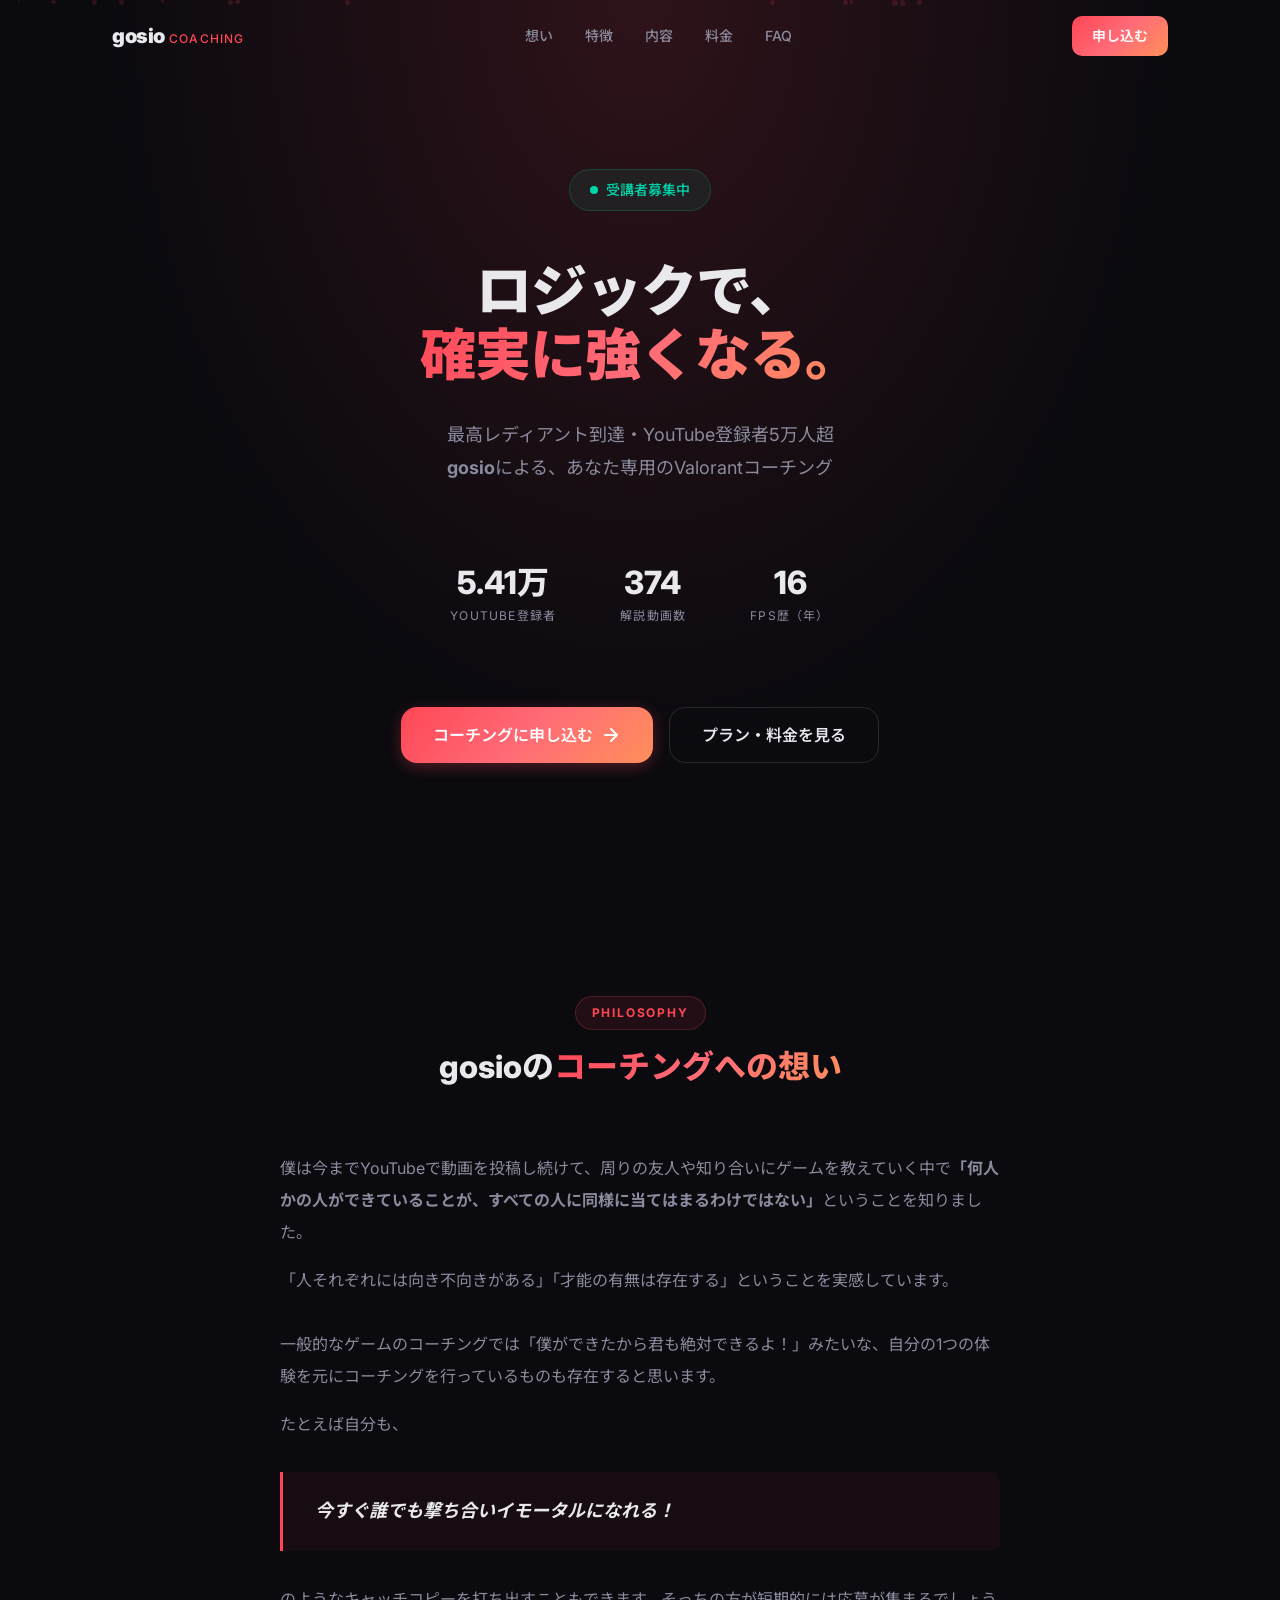
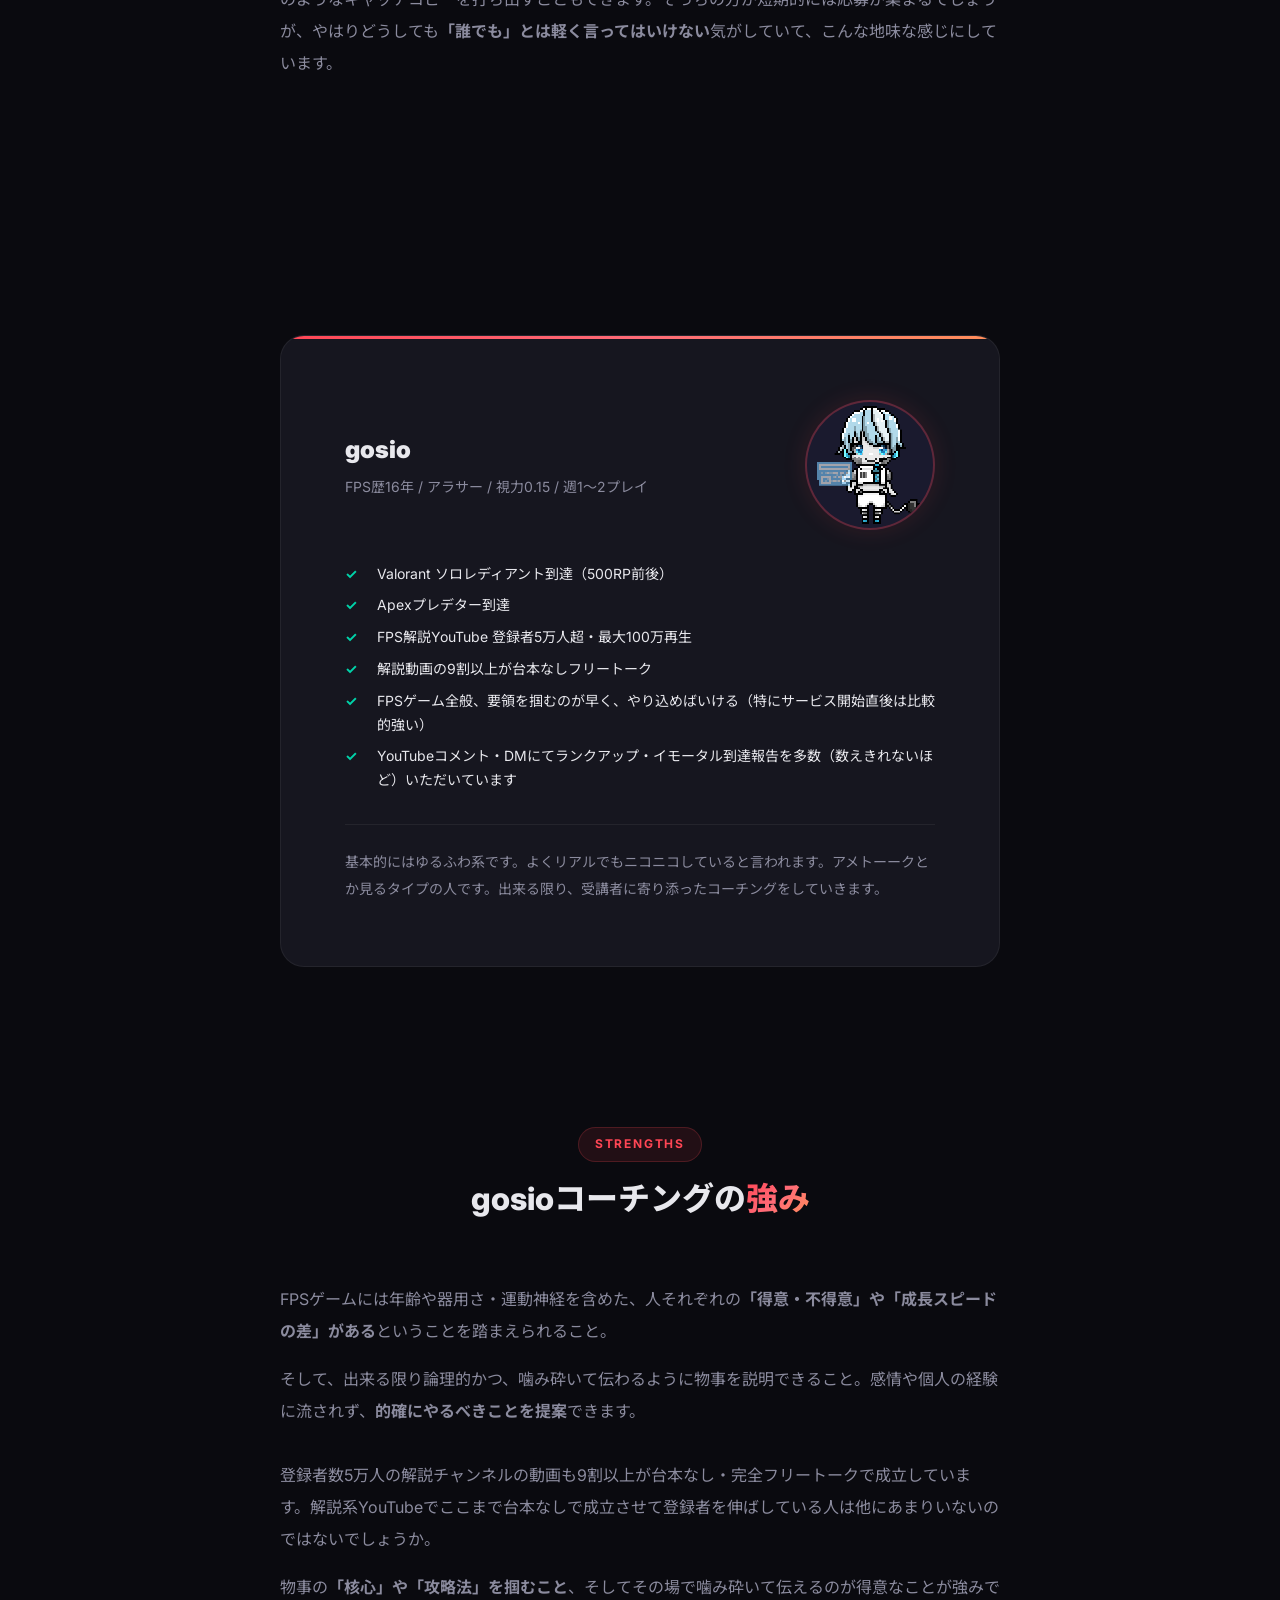
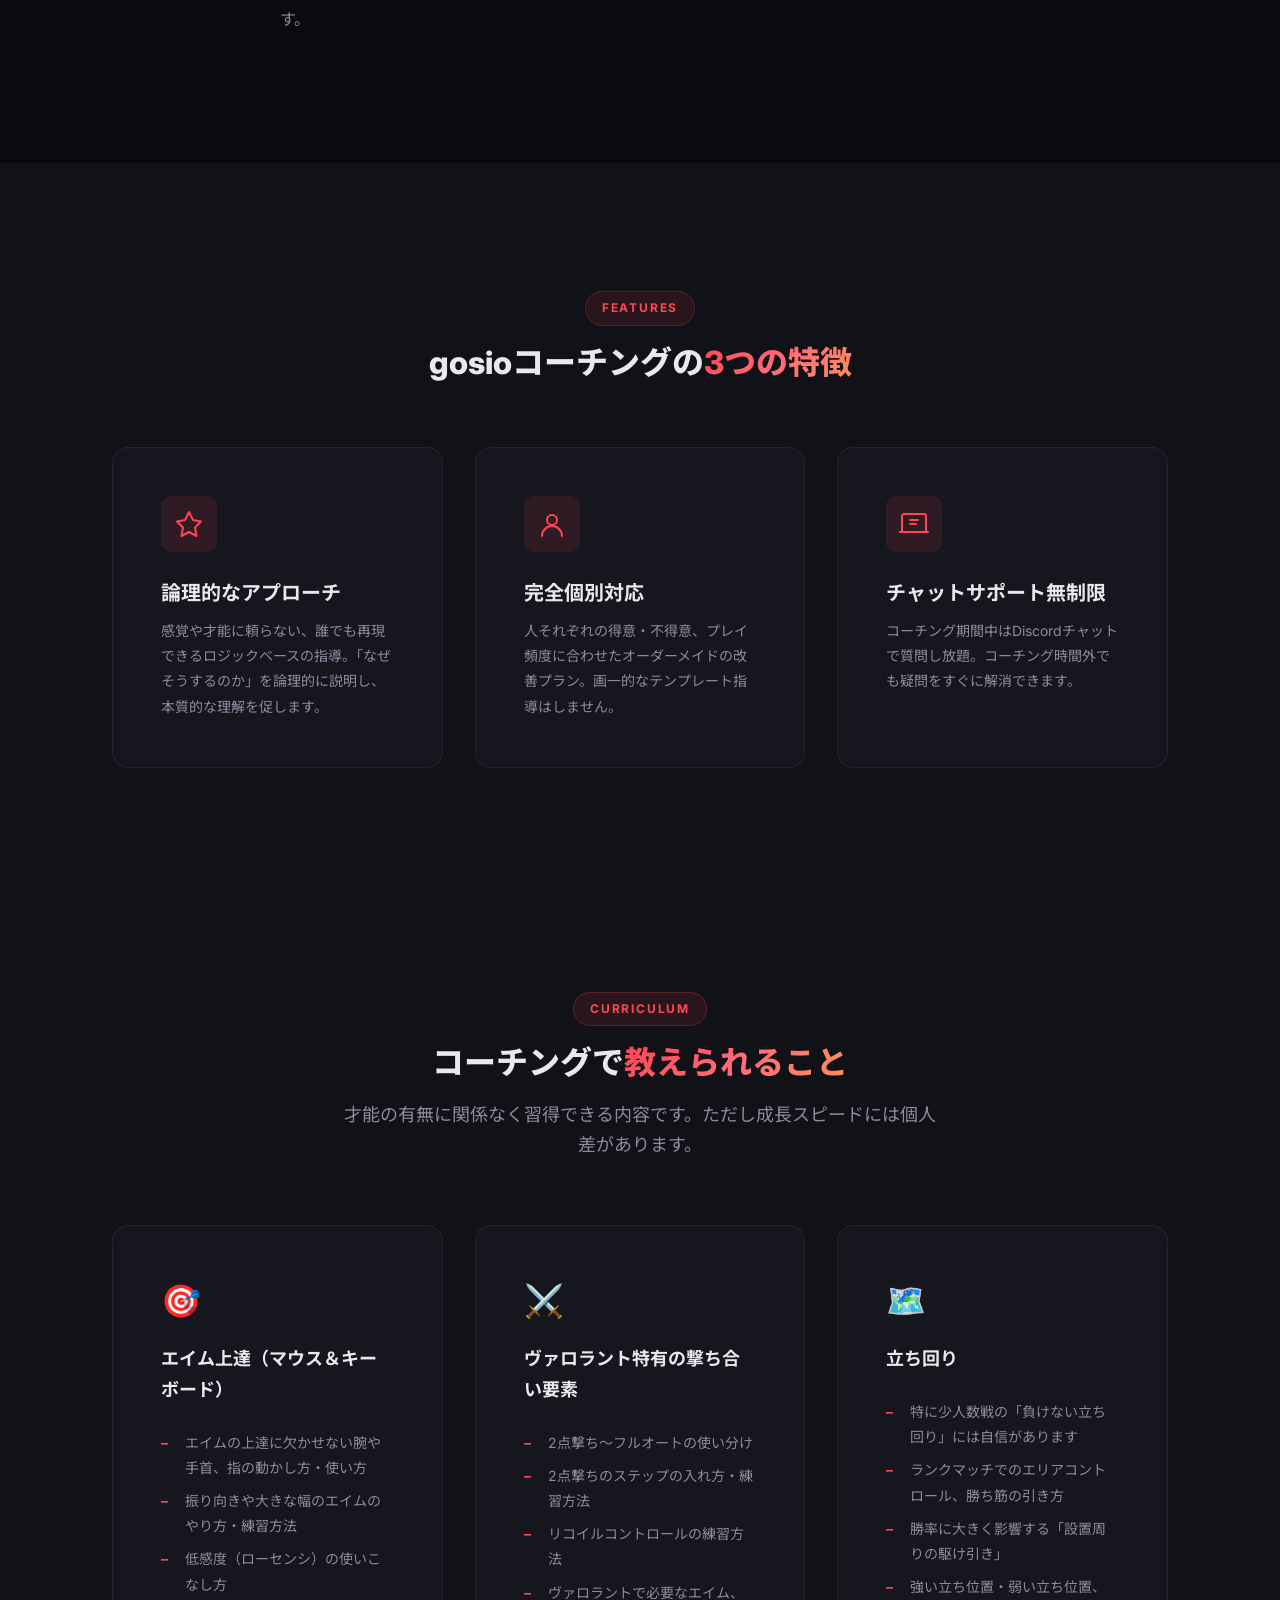
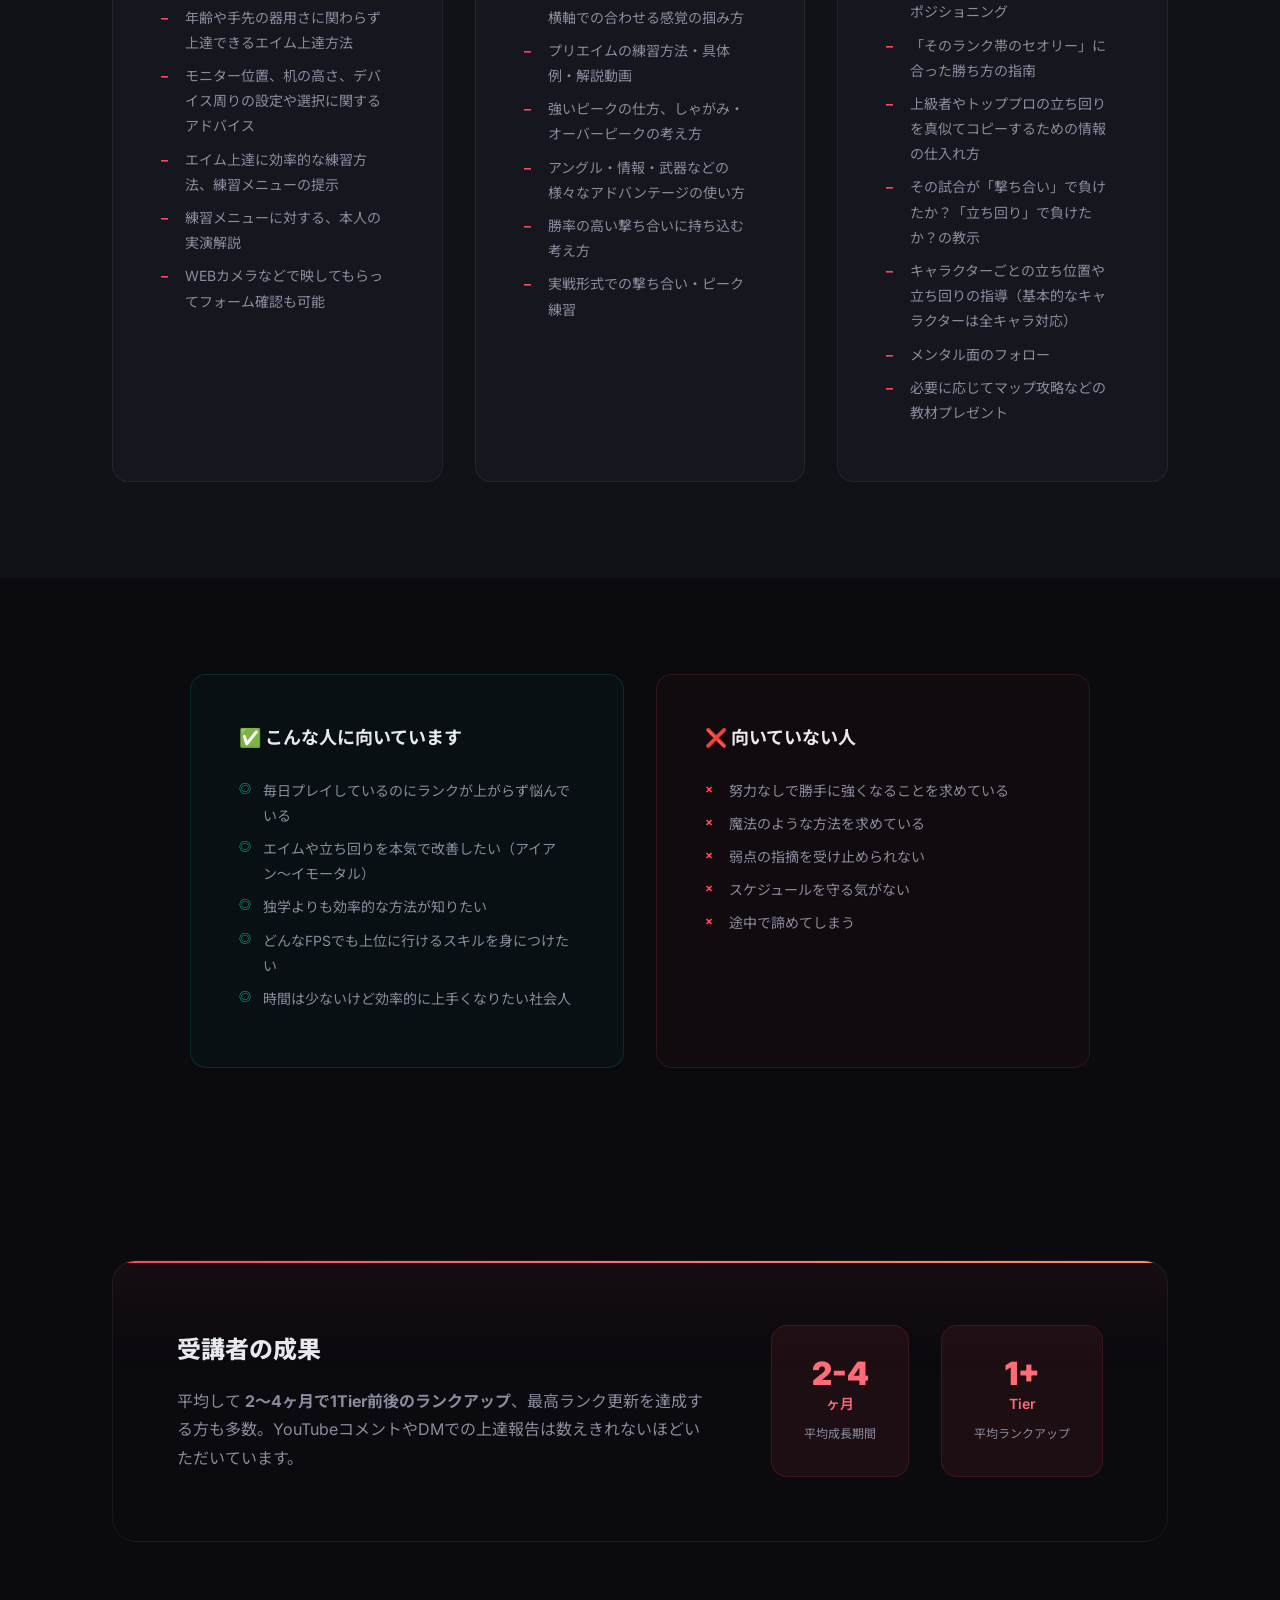
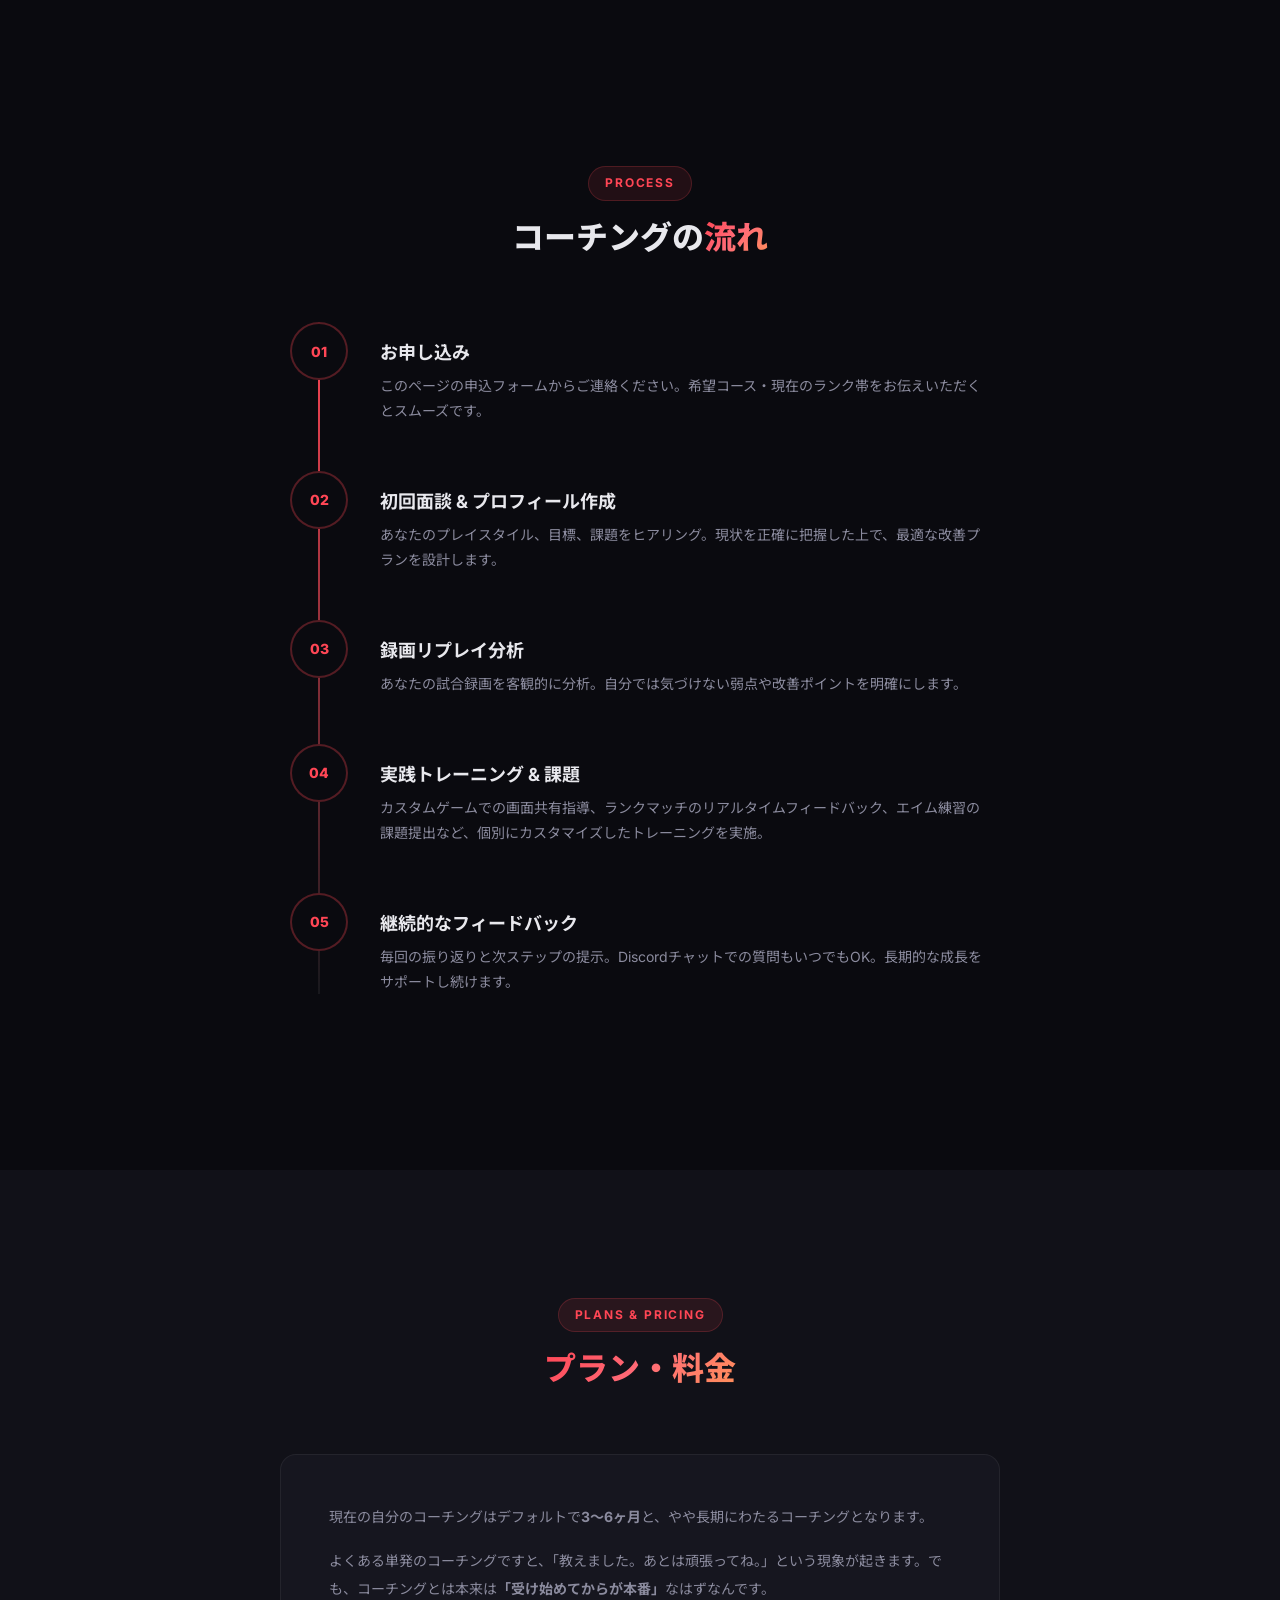
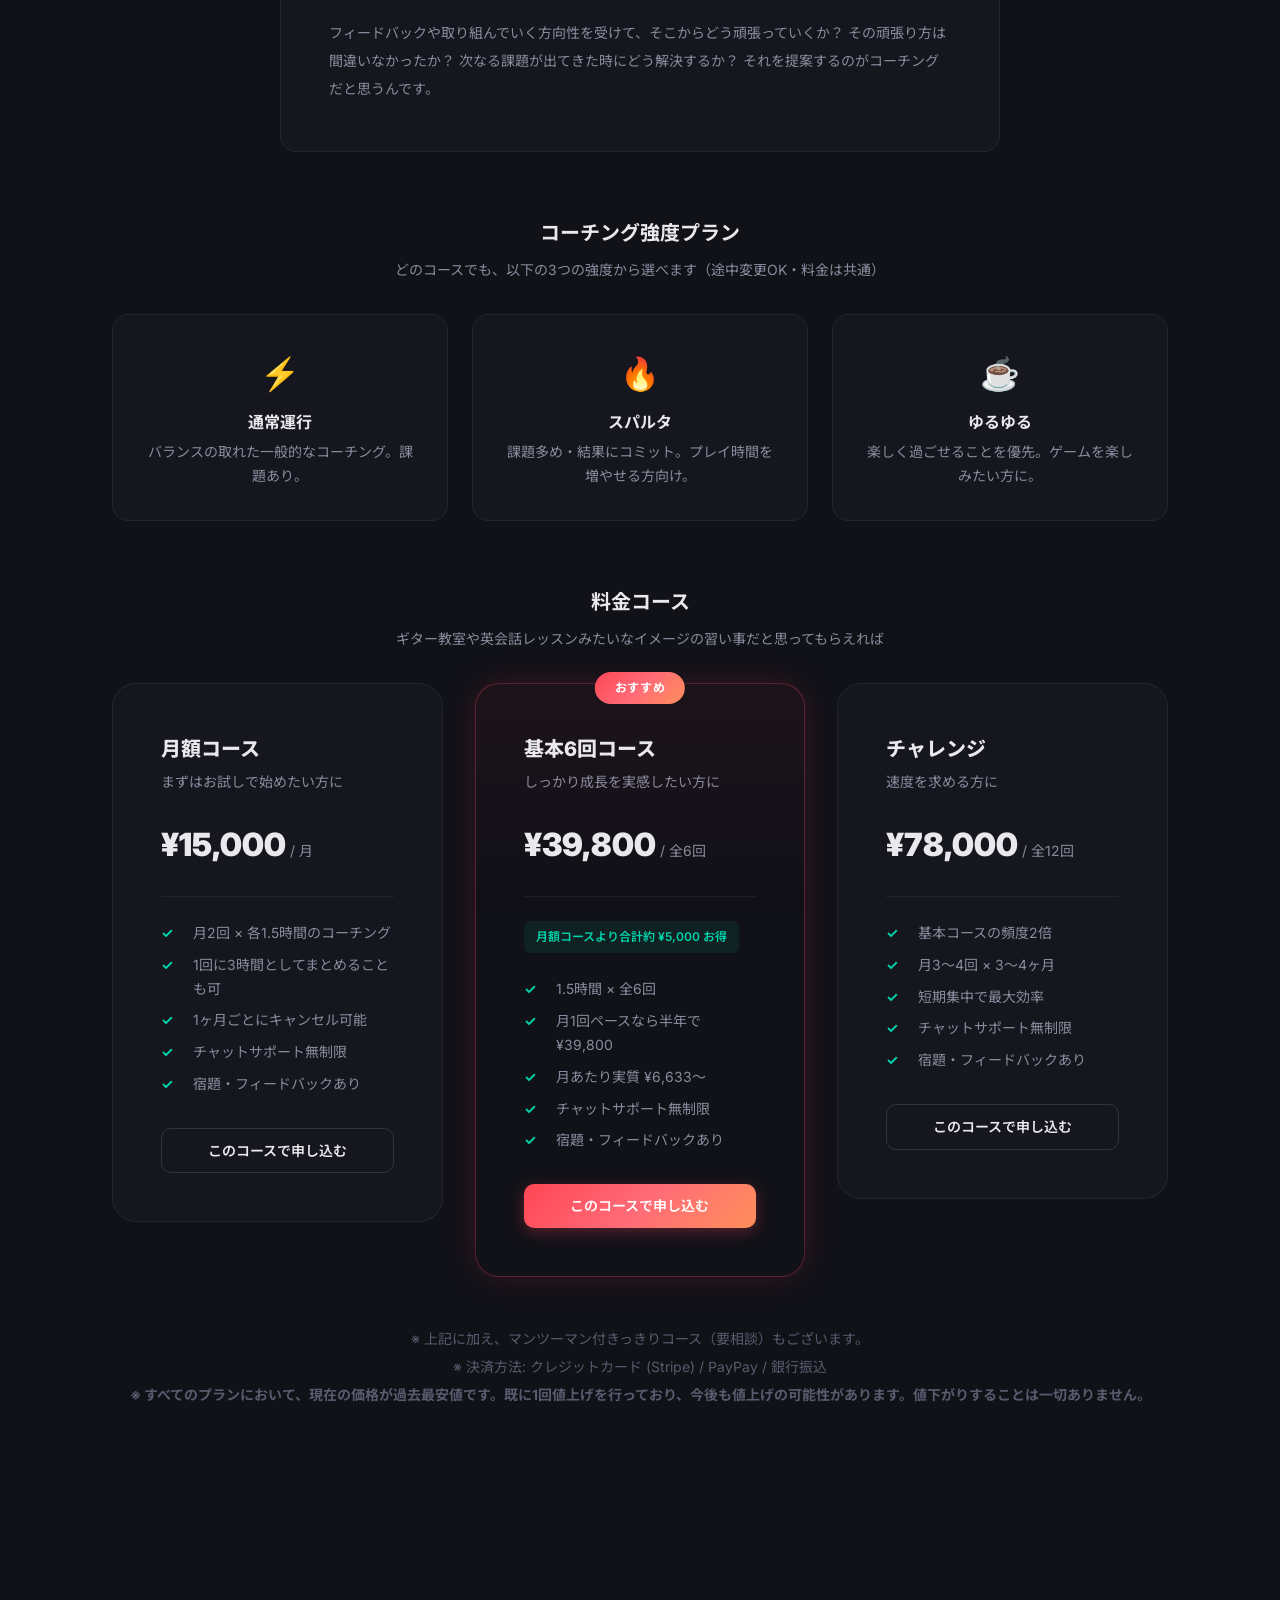
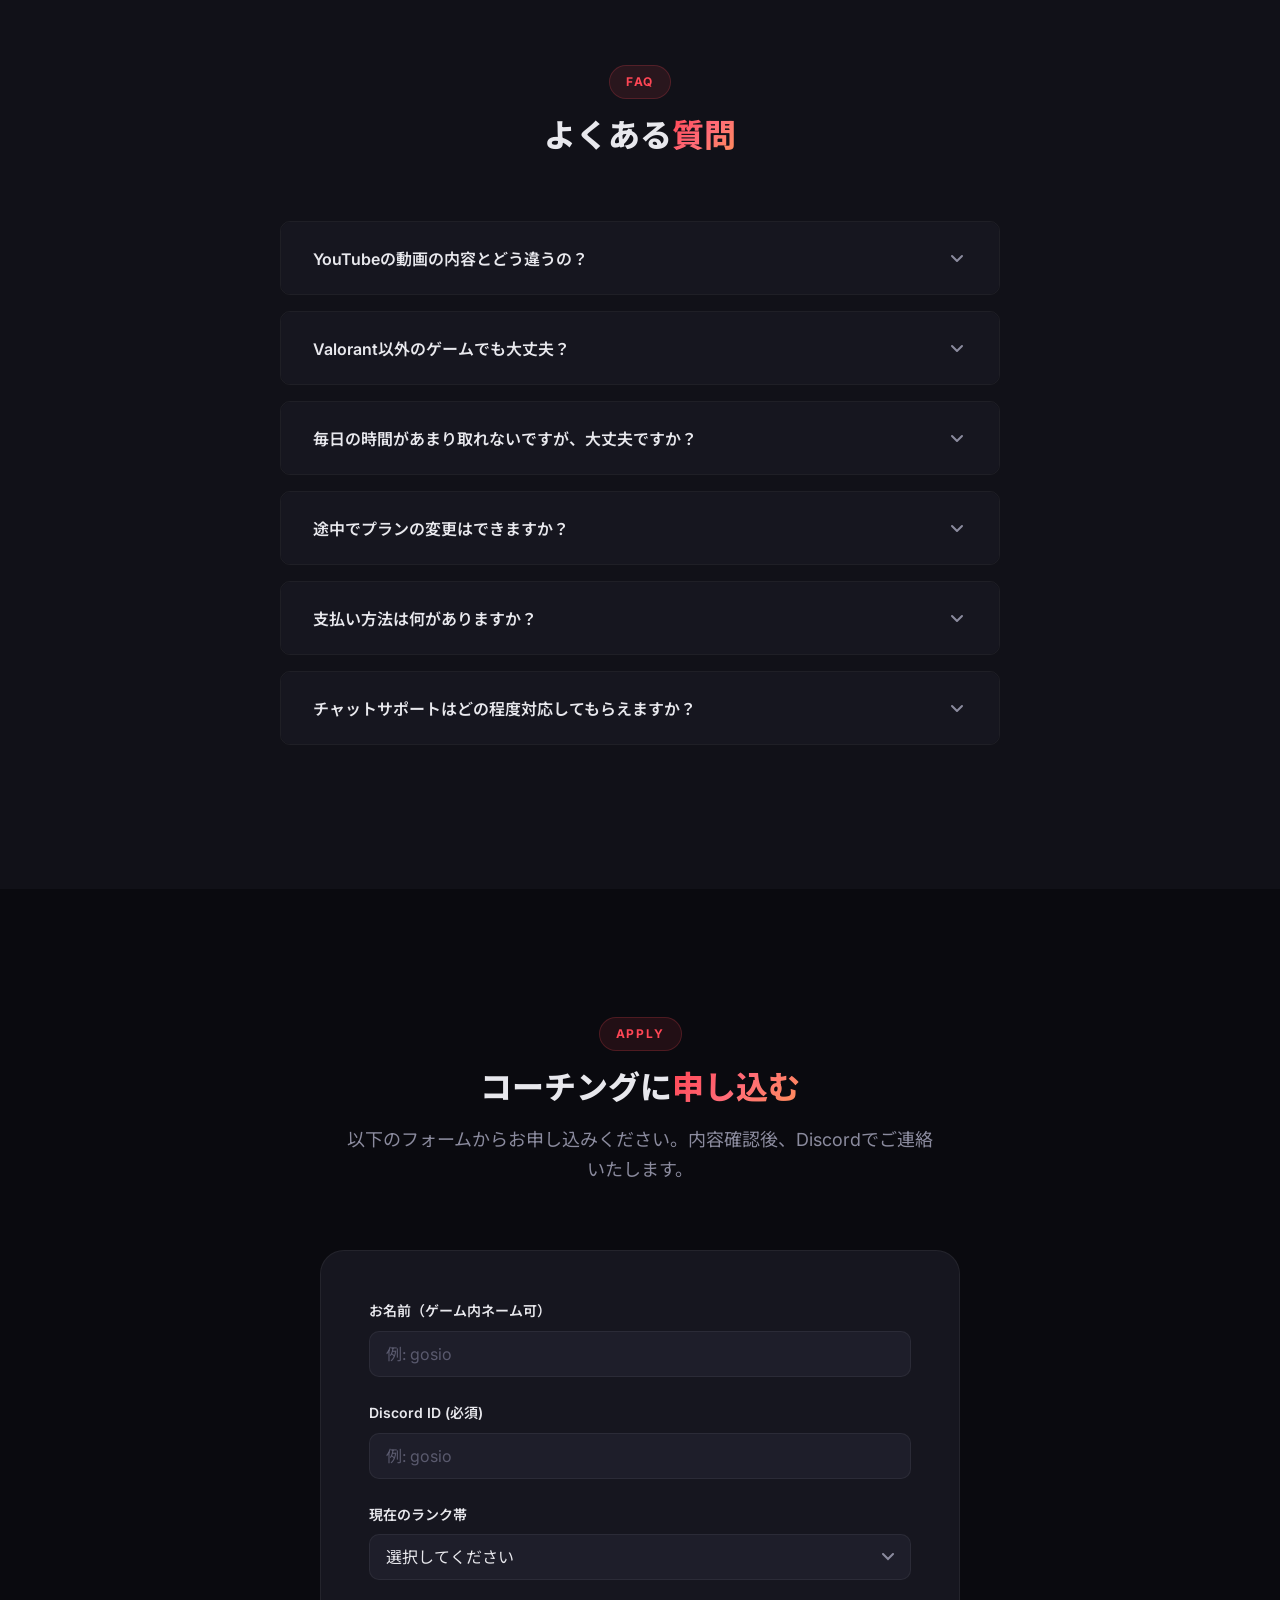
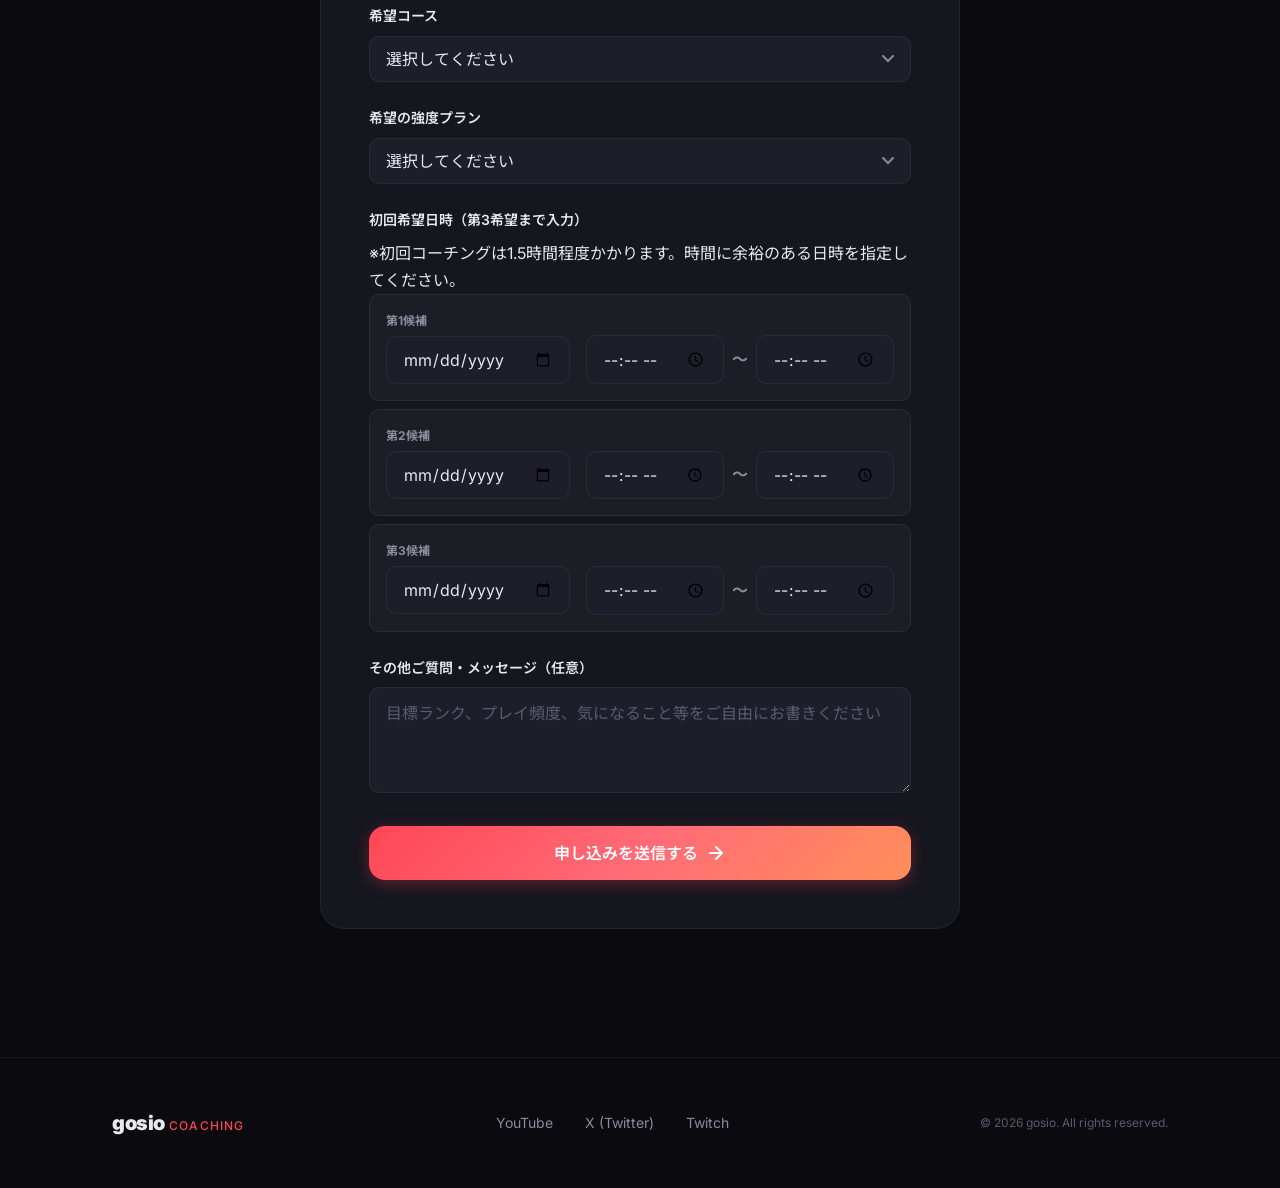
<file: index.html>
<!DOCTYPE html>
<html lang="ja">

<head>
    <meta charset="UTF-8">
    <meta name="viewport" content="width=device-width, initial-scale=1.0">
    <title>gosio | Valorant コーチング</title>
    <meta name="description" content="最高レディアント・YouTube登録者5万人超のgosioによるValorantコーチング。論理的・個別対応で確実に上達。">
    <meta property="og:title" content="gosio | Valorant コーチング">
    <meta property="og:description"
        content="最高レディアント・YouTube登録者5万人超のgosioによるValorantコーチング。「誰でもイモータルになれる」とは言いません。あなたに合った方法で、確実に成長を。">
    <meta property="og:type" content="website">
    <meta property="og:url" content="https://gosio-coaching.vercel.app">
    <meta property="og:image" content="gosio-icon.png">
    <meta name="twitter:card" content="summary">
    <meta name="twitter:site" content="@fps_user01">
    <link rel="icon" href="gosio-icon.png">
    <link rel="preconnect" href="https://fonts.googleapis.com">
    <link rel="preconnect" href="https://fonts.gstatic.com" crossorigin>
    <link
        href="https://fonts.googleapis.com/css2?family=Inter:wght@400;500;600;700;800;900&family=Noto+Sans+JP:wght@400;500;600;700;800;900&display=swap"
        rel="stylesheet">
    <link rel="stylesheet" href="style.css">
</head>

<body>
    <!-- Navigation -->
    <nav class="navbar" id="navbar">
        <div class="container nav-container">
            <a href="#" class="nav-logo">
                <span class="logo-text">gosio</span>
                <span class="logo-tag">coaching</span>
            </a>
            <ul class="nav-links">
                <li><a href="#philosophy">想い</a></li>
                <li><a href="#features">特徴</a></li>
                <li><a href="#curriculum">内容</a></li>
                <li><a href="#plans">料金</a></li>
                <li><a href="#faq">FAQ</a></li>
            </ul>
            <a href="#apply" class="nav-cta">申し込む</a>
            <button class="mobile-menu-btn" id="mobileMenuBtn" aria-label="メニュー">
                <span></span><span></span><span></span>
            </button>
        </div>
    </nav>

    <!-- Mobile Menu -->
    <div class="mobile-menu" id="mobileMenu">
        <ul class="mobile-nav-links">
            <li><a href="#philosophy">想い</a></li>
            <li><a href="#features">特徴</a></li>
            <li><a href="#curriculum">内容</a></li>
            <li><a href="#plans">料金</a></li>
            <li><a href="#faq">FAQ</a></li>
            <li><a href="#apply" class="mobile-cta">申し込む</a></li>
        </ul>
    </div>

    <!-- Hero Section -->
    <section class="hero" id="hero">
        <div class="hero-bg-gradient"></div>
        <div class="hero-particles" id="heroParticles"></div>
        <div class="container hero-container">
            <div class="hero-badge">
                <span class="badge-dot"></span>
                受講者募集中
            </div>
            <h1 class="hero-title">
                <span class="hero-title-line">ロジックで、</span>
                <span class="hero-title-line gradient-text">確実に強くなる。</span>
            </h1>
            <p class="hero-subtitle">
                最高レディアント到達・YouTube登録者5万人超<br>
                <strong>gosio</strong>による、あなた専用のValorantコーチング
            </p>
            <div class="hero-stats">
                <div class="stat-item">
                    <span class="stat-number" data-target="54100">0</span>
                    <span class="stat-label">YouTube登録者</span>
                </div>
                <div class="stat-item">
                    <span class="stat-number" data-target="374">0</span>
                    <span class="stat-label">解説動画数</span>
                </div>
                <div class="stat-item">
                    <span class="stat-number" data-target="16">0</span>
                    <span class="stat-label">FPS歴（年）</span>
                </div>
            </div>
            <div class="hero-actions">
                <a href="#apply" class="btn btn-primary btn-lg">
                    コーチングに申し込む
                    <svg class="btn-arrow" width="20" height="20" viewBox="0 0 20 20" fill="none">
                        <path d="M4 10H16M16 10L10 4M16 10L10 16" stroke="currentColor" stroke-width="2"
                            stroke-linecap="round" stroke-linejoin="round" />
                    </svg>
                </a>
                <a href="#plans" class="btn btn-outline btn-lg">プラン・料金を見る</a>
            </div>
        </div>
    </section>

    <!-- Philosophy Section (from note's sales letter) -->
    <section class="philosophy" id="philosophy">
        <div class="container">
            <div class="section-header">
                <span class="section-tag">Philosophy</span>
                <h2 class="section-title">gosioの<span class="gradient-text">コーチングへの想い</span></h2>
            </div>
            <div class="philosophy-content">
                <div class="philosophy-block" data-aos>
                    <p>僕は今までYouTubeで動画を投稿し続けて、周りの友人や知り合いにゲームを教えていく中で<strong>「何人かの人ができていることが、すべての人に同様に当てはまるわけではない」</strong>ということを知りました。
                    </p>
                    <p>「人それぞれには向き不向きがある」「才能の有無は存在する」ということを実感しています。</p>
                </div>
                <div class="philosophy-block" data-aos>
                    <p>一般的なゲームのコーチングでは「僕ができたから君も絶対できるよ！」みたいな、自分の1つの体験を元にコーチングを行っているものも存在すると思います。</p>
                    <p>たとえば自分も、</p>
                    <blockquote class="philosophy-quote">今すぐ誰でも撃ち合いイモータルになれる！</blockquote>
                    <p>のようなキャッチコピーを打ち出すこともできます。そっちの方が短期的には応募が集まるでしょうが、やはりどうしても<strong>「誰でも」とは軽く言ってはいけない</strong>気がしていて、こんな地味な感じにしています。
                    </p>
                </div>
                <div class="philosophy-block" data-aos>
                    <p>だからこそ、僕のコーチングでは一人ひとりの得意・不得意を見極めて、<strong>その人に合った方法で、その人のペースで上達できる指導</strong>を心がけています。</p>
                </div>
            </div>
        </div>
    </section>

    <!-- Coach Profile -->
    <section class="coach-profile">
        <div class="container">
            <div class="profile-card" data-aos>
                <div class="profile-header">
                    <div>
                        <h3 class="profile-name">gosio</h3>
                        <p class="profile-tagline">FPS歴16年 / アラサー / 視力0.15 / 週1～2プレイ</p>
                    </div>
                    <img src="gosio-icon.png" alt="gosio" class="profile-avatar">
                </div>
                <ul class="profile-achievements">
                    <li>Valorant ソロレディアント到達（500RP前後）</li>
                    <li>Apexプレデター到達</li>
                    <li>FPS解説YouTube 登録者5万人超・最大100万再生</li>
                    <li>解説動画の9割以上が台本なしフリートーク</li>
                    <li>FPSゲーム全般、要領を掴むのが早く、やり込めばいける（特にサービス開始直後は比較的強い）</li>
                    <li>YouTubeコメント・DMにてランクアップ・イモータル到達報告を多数（数えきれないほど）いただいています</li>
                </ul>
                <p class="profile-personality">
                    基本的にはゆるふわ系です。よくリアルでもニコニコしていると言われます。アメトーークとか見るタイプの人です。出来る限り、受講者に寄り添ったコーチングをしていきます。</p>
            </div>
        </div>
        </div>
    </section>

    <!-- Strengths Section -->
    <section class="strengths-section" id="features">
        <div class="container">
            <div class="section-header">
                <span class="section-tag">Strengths</span>
                <h2 class="section-title">gosioコーチングの<span class="gradient-text">強み</span></h2>
            </div>
            <div class="strengths-content">
                <div class="strengths-block" data-aos>
                    <p>FPSゲームには年齢や器用さ・運動神経を含めた、人それぞれの<strong>「得意・不得意」や「成長スピードの差」がある</strong>ということを踏まえられること。</p>
                    <p>そして、出来る限り論理的かつ、噛み砕いて伝わるように物事を説明できること。感情や個人の経験に流されず、<strong>的確にやるべきことを提案</strong>できます。</p>
                </div>
                <div class="strengths-block" data-aos>
                    <p>登録者数5万人の解説チャンネルの動画も9割以上が台本なし・完全フリートークで成立しています。解説系YouTubeでここまで台本なしで成立させて登録者を伸ばしている人は他にあまりいないのではないでしょうか。
                    </p>
                    <p>物事の<strong>「核心」や「攻略法」を掴むこと</strong>、そしてその場で噛み砕いて伝えるのが得意なことが強みです。</p>
                </div>
            </div>
        </div>
    </section>

    <!-- Features Section -->
    <section class="features">
        <div class="container">
            <div class="section-header">
                <span class="section-tag">Features</span>
                <h2 class="section-title">gosioコーチングの<span class="gradient-text">3つの特徴</span></h2>
            </div>
            <div class="features-grid">
                <div class="feature-card" data-aos>
                    <div class="feature-icon">
                        <svg width="32" height="32" viewBox="0 0 32 32" fill="none">
                            <path d="M16 4L20 12L28 13.5L22 19.5L23.5 28L16 24L8.5 28L10 19.5L4 13.5L12 12L16 4Z"
                                stroke="currentColor" stroke-width="2" stroke-linecap="round" stroke-linejoin="round" />
                        </svg>
                    </div>
                    <h3 class="feature-title">論理的なアプローチ</h3>
                    <p class="feature-desc">感覚や才能に頼らない、誰でも再現できるロジックベースの指導。「なぜそうするのか」を論理的に説明し、本質的な理解を促します。</p>
                </div>
                <div class="feature-card" data-aos>
                    <div class="feature-icon">
                        <svg width="32" height="32" viewBox="0 0 32 32" fill="none">
                            <circle cx="16" cy="12" r="5" stroke="currentColor" stroke-width="2" />
                            <path d="M6 28C6 22.4772 10.4772 18 16 18C21.5228 18 26 22.4772 26 28" stroke="currentColor"
                                stroke-width="2" stroke-linecap="round" />
                        </svg>
                    </div>
                    <h3 class="feature-title">完全個別対応</h3>
                    <p class="feature-desc">人それぞれの得意・不得意、プレイ頻度に合わせたオーダーメイドの改善プラン。画一的なテンプレート指導はしません。</p>
                </div>
                <div class="feature-card" data-aos>
                    <div class="feature-icon">
                        <svg width="32" height="32" viewBox="0 0 32 32" fill="none">
                            <path d="M4 24V8C4 6.89543 4.89543 6 6 6H26C27.1046 6 28 6.89543 28 8V24"
                                stroke="currentColor" stroke-width="2" />
                            <path d="M2 24H30" stroke="currentColor" stroke-width="2" stroke-linecap="round" />
                            <path d="M12 12H20M12 16H18" stroke="currentColor" stroke-width="2"
                                stroke-linecap="round" />
                        </svg>
                    </div>
                    <h3 class="feature-title">チャットサポート無制限</h3>
                    <p class="feature-desc">コーチング期間中はDiscordチャットで質問し放題。コーチング時間外でも疑問をすぐに解消できます。</p>
                </div>
            </div>
        </div>
    </section>

    <!-- Curriculum Section (What you can learn) -->
    <section class="curriculum" id="curriculum">
        <div class="container">
            <div class="section-header">
                <span class="section-tag">Curriculum</span>
                <h2 class="section-title">コーチングで<span class="gradient-text">教えられること</span></h2>
                <p class="section-desc">才能の有無に関係なく習得できる内容です。ただし成長スピードには個人差があります。</p>
            </div>
            <div class="curriculum-grid">
                <div class="curriculum-card" data-aos>
                    <div class="curriculum-icon">🎯</div>
                    <h3>エイム上達（マウス＆キーボード）</h3>
                    <ul>
                        <li>エイムの上達に欠かせない腕や手首、指の動かし方・使い方</li>
                        <li>振り向きや大きな幅のエイムのやり方・練習方法</li>
                        <li>低感度（ローセンシ）の使いこなし方</li>
                        <li>年齢や手先の器用さに関わらず上達できるエイム上達方法</li>
                        <li>モニター位置、机の高さ、デバイス周りの設定や選択に関するアドバイス</li>
                        <li>エイム上達に効率的な練習方法、練習メニューの提示</li>
                        <li>練習メニューに対する、本人の実演解説</li>
                        <li>WEBカメラなどで映してもらってフォーム確認も可能</li>
                    </ul>
                </div>
                <div class="curriculum-card" data-aos>
                    <div class="curriculum-icon">⚔️</div>
                    <h3>ヴァロラント特有の撃ち合い要素</h3>
                    <ul>
                        <li>2点撃ち〜フルオートの使い分け</li>
                        <li>2点撃ちのステップの入れ方・練習方法</li>
                        <li>リコイルコントロールの練習方法</li>
                        <li>ヴァロラントで必要なエイム、横軸での合わせる感覚の掴み方</li>
                        <li>プリエイムの練習方法・具体例・解説動画</li>
                        <li>強いピークの仕方、しゃがみ・オーバーピークの考え方</li>
                        <li>アングル・情報・武器などの様々なアドバンテージの使い方</li>
                        <li>勝率の高い撃ち合いに持ち込む考え方</li>
                        <li>実戦形式での撃ち合い・ピーク練習</li>
                    </ul>
                </div>
                <div class="curriculum-card" data-aos>
                    <div class="curriculum-icon">🗺️</div>
                    <h3>立ち回り</h3>
                    <ul>
                        <li>特に少人数戦の「負けない立ち回り」には自信があります</li>
                        <li>ランクマッチでのエリアコントロール、勝ち筋の引き方</li>
                        <li>勝率に大きく影響する「設置周りの駆け引き」</li>
                        <li>強い立ち位置・弱い立ち位置、ポジショニング</li>
                        <li>「そのランク帯のセオリー」に合った勝ち方の指南</li>
                        <li>上級者やトッププロの立ち回りを真似てコピーするための情報の仕入れ方</li>
                        <li>その試合が「撃ち合い」で負けたか？「立ち回り」で負けたか？の教示</li>
                        <li>キャラクターごとの立ち位置や立ち回りの指導（基本的なキャラクターは全キャラ対応）</li>
                        <li>メンタル面のフォロー</li>
                        <li>必要に応じてマップ攻略などの教材プレゼント</li>
                    </ul>
                </div>
            </div>
        </div>
    </section>

    <!-- Target Audience -->
    <section class="audience">
        <div class="container">
            <div class="audience-grid">
                <div class="audience-card audience-yes" data-aos>
                    <h3>✅ こんな人に向いています</h3>
                    <ul>
                        <li>毎日プレイしているのにランクが上がらず悩んでいる</li>
                        <li>エイムや立ち回りを本気で改善したい（アイアン〜イモータル）</li>
                        <li>独学よりも効率的な方法が知りたい</li>
                        <li>どんなFPSでも上位に行けるスキルを身につけたい</li>
                        <li>時間は少ないけど効率的に上手くなりたい社会人</li>
                    </ul>
                </div>
                <div class="audience-card audience-no" data-aos>
                    <h3>❌ 向いていない人</h3>
                    <ul>
                        <li>努力なしで勝手に強くなることを求めている</li>
                        <li>魔法のような方法を求めている</li>
                        <li>弱点の指摘を受け止められない</li>
                        <li>スケジュールを守る気がない</li>
                        <li>途中で諦めてしまう</li>
                    </ul>
                </div>
            </div>
        </div>
    </section>

    <!-- Results Section -->
    <section class="results">
        <div class="container">
            <div class="results-banner">
                <div class="results-content">
                    <h2 class="results-title">受講者の成果</h2>
                    <p class="results-desc">平均して
                        <strong>2〜4ヶ月で1Tier前後のランクアップ</strong>、最高ランク更新を達成する方も多数。YouTubeコメントやDMでの上達報告は数えきれないほどいただいています。
                    </p>
                </div>
                <div class="results-badges">
                    <div class="result-badge">
                        <span class="result-number">2-4</span>
                        <span class="result-unit">ヶ月</span>
                        <span class="result-label">平均成長期間</span>
                    </div>
                    <div class="result-badge">
                        <span class="result-number">1+</span>
                        <span class="result-unit">Tier</span>
                        <span class="result-label">平均ランクアップ</span>
                    </div>
                </div>
            </div>
        </div>
    </section>

    <!-- Flow Section -->
    <section class="flow" id="flow">
        <div class="container">
            <div class="section-header">
                <span class="section-tag">Process</span>
                <h2 class="section-title">コーチングの<span class="gradient-text">流れ</span></h2>
            </div>
            <div class="flow-timeline">
                <div class="flow-step" data-aos>
                    <div class="flow-step-number">01</div>
                    <div class="flow-step-content">
                        <h3>お申し込み</h3>
                        <p>このページの申込フォームからご連絡ください。希望コース・現在のランク帯をお伝えいただくとスムーズです。</p>
                    </div>
                </div>
                <div class="flow-step" data-aos>
                    <div class="flow-step-number">02</div>
                    <div class="flow-step-content">
                        <h3>初回面談 & プロフィール作成</h3>
                        <p>あなたのプレイスタイル、目標、課題をヒアリング。現状を正確に把握した上で、最適な改善プランを設計します。</p>
                    </div>
                </div>
                <div class="flow-step" data-aos>
                    <div class="flow-step-number">03</div>
                    <div class="flow-step-content">
                        <h3>録画リプレイ分析</h3>
                        <p>あなたの試合録画を客観的に分析。自分では気づけない弱点や改善ポイントを明確にします。</p>
                    </div>
                </div>
                <div class="flow-step" data-aos>
                    <div class="flow-step-number">04</div>
                    <div class="flow-step-content">
                        <h3>実践トレーニング & 課題</h3>
                        <p>カスタムゲームでの画面共有指導、ランクマッチのリアルタイムフィードバック、エイム練習の課題提出など、個別にカスタマイズしたトレーニングを実施。</p>
                    </div>
                </div>
                <div class="flow-step" data-aos>
                    <div class="flow-step-number">05</div>
                    <div class="flow-step-content">
                        <h3>継続的なフィードバック</h3>
                        <p>毎回の振り返りと次ステップの提示。Discordチャットでの質問もいつでもOK。長期的な成長をサポートし続けます。</p>
                    </div>
                </div>
            </div>
        </div>
    </section>

    <!-- Plans Section -->
    <section class="plans" id="plans">
        <div class="container">
            <div class="section-header">
                <span class="section-tag">Plans & Pricing</span>
                <h2 class="section-title"><span class="gradient-text">プラン・料金</span></h2>
            </div>

            <!-- Pricing Rationale -->
            <div class="pricing-rationale" data-aos>
                <p>現在の自分のコーチングはデフォルトで<strong>3〜6ヶ月</strong>と、やや長期にわたるコーチングとなります。</p>
                <p>よくある単発のコーチングですと、「教えました。あとは頑張ってね。」という現象が起きます。でも、コーチングとは本来は<strong>「受け始めてからが本番」</strong>なはずなんです。
                </p>
                <p>フィードバックや取り組んでいく方向性を受けて、そこからどう頑張っていくか？ その頑張り方は間違いなかったか？ 次なる課題が出てきた時にどう解決するか？
                    それを提案するのがコーチングだと思うんです。
                </p>
            </div>

            <!-- Intensity Plans -->
            <div class="intensity-plans">
                <h3 class="subsection-title">コーチング強度プラン</h3>
                <p class="subsection-desc">どのコースでも、以下の3つの強度から選べます（途中変更OK・料金は共通）</p>
                <div class="intensity-grid">
                    <div class="intensity-card">
                        <div class="intensity-emoji">⚡</div>
                        <h4>通常運行</h4>
                        <p>バランスの取れた一般的なコーチング。課題あり。</p>
                    </div>
                    <div class="intensity-card">
                        <div class="intensity-emoji">🔥</div>
                        <h4>スパルタ</h4>
                        <p>課題多め・結果にコミット。プレイ時間を増やせる方向け。</p>
                    </div>
                    <div class="intensity-card">
                        <div class="intensity-emoji">☕</div>
                        <h4>ゆるゆる</h4>
                        <p>楽しく過ごせることを優先。ゲームを楽しみたい方に。</p>
                    </div>
                </div>
            </div>

            <!-- Pricing Cards -->
            <h3 class="subsection-title">料金コース</h3>
            <p class="subsection-desc">ギター教室や英会話レッスンみたいなイメージの習い事だと思ってもらえれば</p>
            <div class="pricing-grid">
                <div class="pricing-card">
                    <div class="pricing-header">
                        <h3 class="pricing-name">月額コース</h3>
                        <p class="pricing-tagline">まずはお試しで始めたい方に</p>
                    </div>
                    <div class="pricing-price">
                        <span class="price-amount">¥15,000</span>
                        <span class="price-period">/ 月</span>
                    </div>
                    <ul class="pricing-features">
                        <li>月2回 × 各1.5時間のコーチング</li>
                        <li>1回に3時間としてまとめることも可</li>
                        <li>1ヶ月ごとにキャンセル可能</li>
                        <li>チャットサポート無制限</li>
                        <li>宿題・フィードバックあり</li>
                    </ul>
                    <a href="#apply" class="btn btn-outline btn-block">このコースで申し込む</a>
                </div>

                <div class="pricing-card pricing-card-featured">
                    <div class="pricing-badge">おすすめ</div>
                    <div class="pricing-header">
                        <h3 class="pricing-name">基本6回コース</h3>
                        <p class="pricing-tagline">しっかり成長を実感したい方に</p>
                    </div>
                    <div class="pricing-price">
                        <span class="price-amount">¥39,800</span>
                        <span class="price-period">/ 全6回</span>
                    </div>
                    <div class="pricing-savings">月額コースより合計約 ¥5,000 お得</div>
                    <ul class="pricing-features">
                        <li>1.5時間 × 全6回</li>
                        <li>月1回ペースなら半年で ¥39,800</li>
                        <li>月あたり実質 ¥6,633〜</li>
                        <li>チャットサポート無制限</li>
                        <li>宿題・フィードバックあり</li>
                    </ul>
                    <a href="#apply" class="btn btn-primary btn-block">このコースで申し込む</a>
                </div>

                <div class="pricing-card">
                    <div class="pricing-header">
                        <h3 class="pricing-name">チャレンジ</h3>
                        <p class="pricing-tagline">速度を求める方に</p>
                    </div>
                    <div class="pricing-price">
                        <span class="price-amount">¥78,000</span>
                        <span class="price-period">/ 全12回</span>
                    </div>
                    <ul class="pricing-features">
                        <li>基本コースの頻度2倍</li>
                        <li>月3〜4回 × 3〜4ヶ月</li>
                        <li>短期集中で最大効率</li>
                        <li>チャットサポート無制限</li>
                        <li>宿題・フィードバックあり</li>
                    </ul>
                    <a href="#apply" class="btn btn-outline btn-block">このコースで申し込む</a>
                </div>
            </div>

            <div class="pricing-note">
                <p>※ 上記に加え、マンツーマン付きっきりコース（要相談）もございます。<br>
                    ※ 決済方法: クレジットカード (Stripe) / PayPay / 銀行振込<br>
                    <strong>※
                        すべてのプランにおいて、現在の価格が過去最安値です。既に1回値上げを行っており、今後も値上げの可能性があります。値下がりすることは一切ありません。</strong>
                </p>
            </div>
        </div>
    </section>

    <!-- FAQ Section -->
    <section class="faq" id="faq">
        <div class="container">
            <div class="section-header">
                <span class="section-tag">FAQ</span>
                <h2 class="section-title">よくある<span class="gradient-text">質問</span></h2>
            </div>
            <div class="faq-list">
                <div class="faq-item">
                    <button class="faq-question" aria-expanded="false">
                        <span>YouTubeの動画の内容とどう違うの？</span>
                        <svg class="faq-chevron" width="20" height="20" viewBox="0 0 20 20" fill="none">
                            <path d="M5 8L10 13L15 8" stroke="currentColor" stroke-width="2" stroke-linecap="round"
                                stroke-linejoin="round" />
                        </svg>
                    </button>
                    <div class="faq-answer">
                        <p>動画は「多くの再生数が見込める大衆向けビデオ」です。コーチングは個人に合わせた「パーソナルトレーニング」。サポートの有無、課題の有無、進捗の確認、内容の詳しさ、個人に合わせているかどうかが主な違いです。YouTubeで動画化していない内容や、最新のやり方もたくさんあります。
                        </p>
                    </div>
                </div>
                <div class="faq-item">
                    <button class="faq-question" aria-expanded="false">
                        <span>Valorant以外のゲームでも大丈夫？</span>
                        <svg class="faq-chevron" width="20" height="20" viewBox="0 0 20 20" fill="none">
                            <path d="M5 8L10 13L15 8" stroke="currentColor" stroke-width="2" stroke-linecap="round"
                                stroke-linejoin="round" />
                        </svg>
                    </button>
                    <div class="faq-answer">
                        <p>基本的にはValorantをオススメしますが、FPS歴16年の経験があるため、FPSゲーム全般のエイムや立ち回りの相談も対応可能です。エイム練習ソフトのみのコーチングも可能です。詳しくはDMでご相談ください。
                        </p>
                    </div>
                </div>
                <div class="faq-item">
                    <button class="faq-question" aria-expanded="false">
                        <span>毎日の時間があまり取れないですが、大丈夫ですか？</span>
                        <svg class="faq-chevron" width="20" height="20" viewBox="0 0 20 20" fill="none">
                            <path d="M5 8L10 13L15 8" stroke="currentColor" stroke-width="2" stroke-linecap="round"
                                stroke-linejoin="round" />
                        </svg>
                    </button>
                    <div class="faq-answer">
                        <p>もちろん大丈夫です！その人それぞれのペースにあった方法を指導します。社会人の方は「お金はあるけど時間はない…」という方も多いはず。そんな人は「効率」で勝負するしかありません。そのためのコーチングです。月1回指導の方もいます。
                        </p>
                    </div>
                </div>
                <div class="faq-item">
                    <button class="faq-question" aria-expanded="false">
                        <span>途中でプランの変更はできますか？</span>
                        <svg class="faq-chevron" width="20" height="20" viewBox="0 0 20 20" fill="none">
                            <path d="M5 8L10 13L15 8" stroke="currentColor" stroke-width="2" stroke-linecap="round"
                                stroke-linejoin="round" />
                        </svg>
                    </button>
                    <div class="faq-answer">
                        <p>はい、コーチング強度プラン（通常運行・スパルタ・ゆるゆる）はいつでも変更可能です。</p>
                    </div>
                </div>
                <div class="faq-item">
                    <button class="faq-question" aria-expanded="false">
                        <span>支払い方法は何がありますか？</span>
                        <svg class="faq-chevron" width="20" height="20" viewBox="0 0 20 20" fill="none">
                            <path d="M5 8L10 13L15 8" stroke="currentColor" stroke-width="2" stroke-linecap="round"
                                stroke-linejoin="round" />
                        </svg>
                    </button>
                    <div class="faq-answer">
                        <p>クレジットカード（Stripe）、PayPay、銀行振込に対応しています。2分割程度の分割払いも可能です。</p>
                    </div>
                </div>
                <div class="faq-item">
                    <button class="faq-question" aria-expanded="false">
                        <span>チャットサポートはどの程度対応してもらえますか？</span>
                        <svg class="faq-chevron" width="20" height="20" viewBox="0 0 20 20" fill="none">
                            <path d="M5 8L10 13L15 8" stroke="currentColor" stroke-width="2" stroke-linecap="round"
                                stroke-linejoin="round" />
                        </svg>
                    </button>
                    <div class="faq-answer">
                        <p>コーチング期間中はどれだけ質問してもらってもOKです。ただし、返信はこちらの空いたタイミングになります。丸一日チャットし続けるような対応は難しいので、あくまでオマケ程度に考えてください。それでもかなりお得だと思います。
                        </p>
                    </div>
                </div>
            </div>
        </div>
    </section>

    <!-- Apply Section -->
    <section class="apply" id="apply">
        <div class="container">
            <div class="section-header">
                <span class="section-tag">Apply</span>
                <h2 class="section-title">コーチングに<span class="gradient-text">申し込む</span></h2>
                <p class="section-desc">以下のフォームからお申し込みください。内容確認後、Discordでご連絡いたします。</p>
            </div>
            <div class="apply-container">
                <form class="apply-form" id="applyForm">
                    <div class="form-group">
                        <label for="name">お名前（ゲーム内ネーム可）</label>
                        <input type="text" id="name" name="name" required placeholder="例: gosio">
                    </div>
                    <div class="form-group">
                        <label for="discordId">Discord ID (必須)</label>
                        <input type="text" id="discordId" name="discordId" required placeholder="例: gosio">
                    </div>
                    <div class="form-group">
                        <label for="rank">現在のランク帯</label>
                        <select id="rank" name="rank" required>
                            <option value="" disabled selected>選択してください</option>
                            <option value="iron">アイアン</option>
                            <option value="bronze">ブロンズ</option>
                            <option value="silver">シルバー</option>
                            <option value="gold">ゴールド</option>
                            <option value="platinum">プラチナ</option>
                            <option value="diamond">ダイヤモンド</option>
                            <option value="ascendant">アセンダント</option>
                            <option value="immortal">イモータル</option>
                            <option value="radiant">レディアント</option>
                            <option value="unranked">未ランク / 不明</option>
                        </select>
                    </div>
                    <div class="form-group">
                        <label for="course">希望コース</label>
                        <select id="course" name="course" required>
                            <option value="" disabled selected>選択してください</option>
                            <option value="monthly">月額コース（¥15,000/月）</option>
                            <option value="basic6">基本6回コース（¥39,800）</option>
                            <option value="challenge">チャレンジコース（¥78,000）</option>
                            <option value="custom">マンツーマン付きっきり（要相談）</option>
                            <option value="undecided">まだ決めていない / 相談したい</option>
                        </select>
                    </div>
                    <div class="form-group">
                        <label for="intensity">希望の強度プラン</label>
                        <select id="intensity" name="intensity">
                            <option value="" disabled selected>選択してください</option>
                            <option value="normal">通常運行</option>
                            <option value="sparta">スパルタ</option>
                            <option value="relaxed">ゆるゆる</option>
                            <option value="undecided">まだ決めていない</option>
                        </select>
                    </div>
                    <div class="form-group">
                        <label>初回希望日時（第3希望まで入力）</label>
                        <p class="form-note">※初回コーチングは1.5時間程度かかります。時間に余裕のある日時を指定してください。</p>

                        <div class="schedule-rows">
                            <!-- Candidate 1 -->
                            <div class="schedule-item">
                                <label class="sub-label">第1候補</label>
                                <div class="schedule-inputs">
                                    <input type="date" name="date1" required>
                                    <div class="time-range">
                                        <input type="time" name="timeStart1" required>
                                        <span>～</span>
                                        <input type="time" name="timeEnd1" required>
                                    </div>
                                </div>
                            </div>
                            <!-- Candidate 2 -->
                            <div class="schedule-item">
                                <label class="sub-label">第2候補</label>
                                <div class="schedule-inputs">
                                    <input type="date" name="date2" required>
                                    <div class="time-range">
                                        <input type="time" name="timeStart2" required>
                                        <span>～</span>
                                        <input type="time" name="timeEnd2" required>
                                    </div>
                                </div>
                            </div>
                            <!-- Candidate 3 -->
                            <div class="schedule-item">
                                <label class="sub-label">第3候補</label>
                                <div class="schedule-inputs">
                                    <input type="date" name="date3" required>
                                    <div class="time-range">
                                        <input type="time" name="timeStart3" required>
                                        <span>～</span>
                                        <input type="time" name="timeEnd3" required>
                                    </div>
                                </div>
                            </div>
                        </div>
                    </div>
                    <div class="form-group">
                        <label for="message">その他ご質問・メッセージ（任意）</label>
                        <textarea id="message" name="message" rows="4"
                            placeholder="目標ランク、プレイ頻度、気になること等をご自由にお書きください"></textarea>
                    </div>
                    <button type="submit" class="btn btn-primary btn-lg btn-block" id="submitBtn">
                        申し込みを送信する
                        <svg class="btn-arrow" width="20" height="20" viewBox="0 0 20 20" fill="none">
                            <path d="M4 10H16M16 10L10 4M16 10L10 16" stroke="currentColor" stroke-width="2"
                                stroke-linecap="round" stroke-linejoin="round" />
                        </svg>
                    </button>
                </form>
            </div>
        </div>
    </section>

    <!-- Footer -->
    <footer class="footer">
        <div class="container footer-container">
            <div class="footer-brand">
                <span class="logo-text">gosio</span>
                <span class="logo-tag">coaching</span>
            </div>
            <div class="footer-links">
                <a href="https://www.youtube.com/@gosiofps" target="_blank" rel="noopener noreferrer">YouTube</a>
                <a href="https://x.com/fps_user01" target="_blank" rel="noopener noreferrer">X (Twitter)</a>
                <a href="https://www.twitch.tv/gosiofps" target="_blank" rel="noopener noreferrer">Twitch</a>
            </div>
            <p class="footer-copy">&copy; 2026 gosio. All rights reserved.</p>
        </div>
    </footer>

    <script src="script.js"></script>
</body>

</html>
</file>
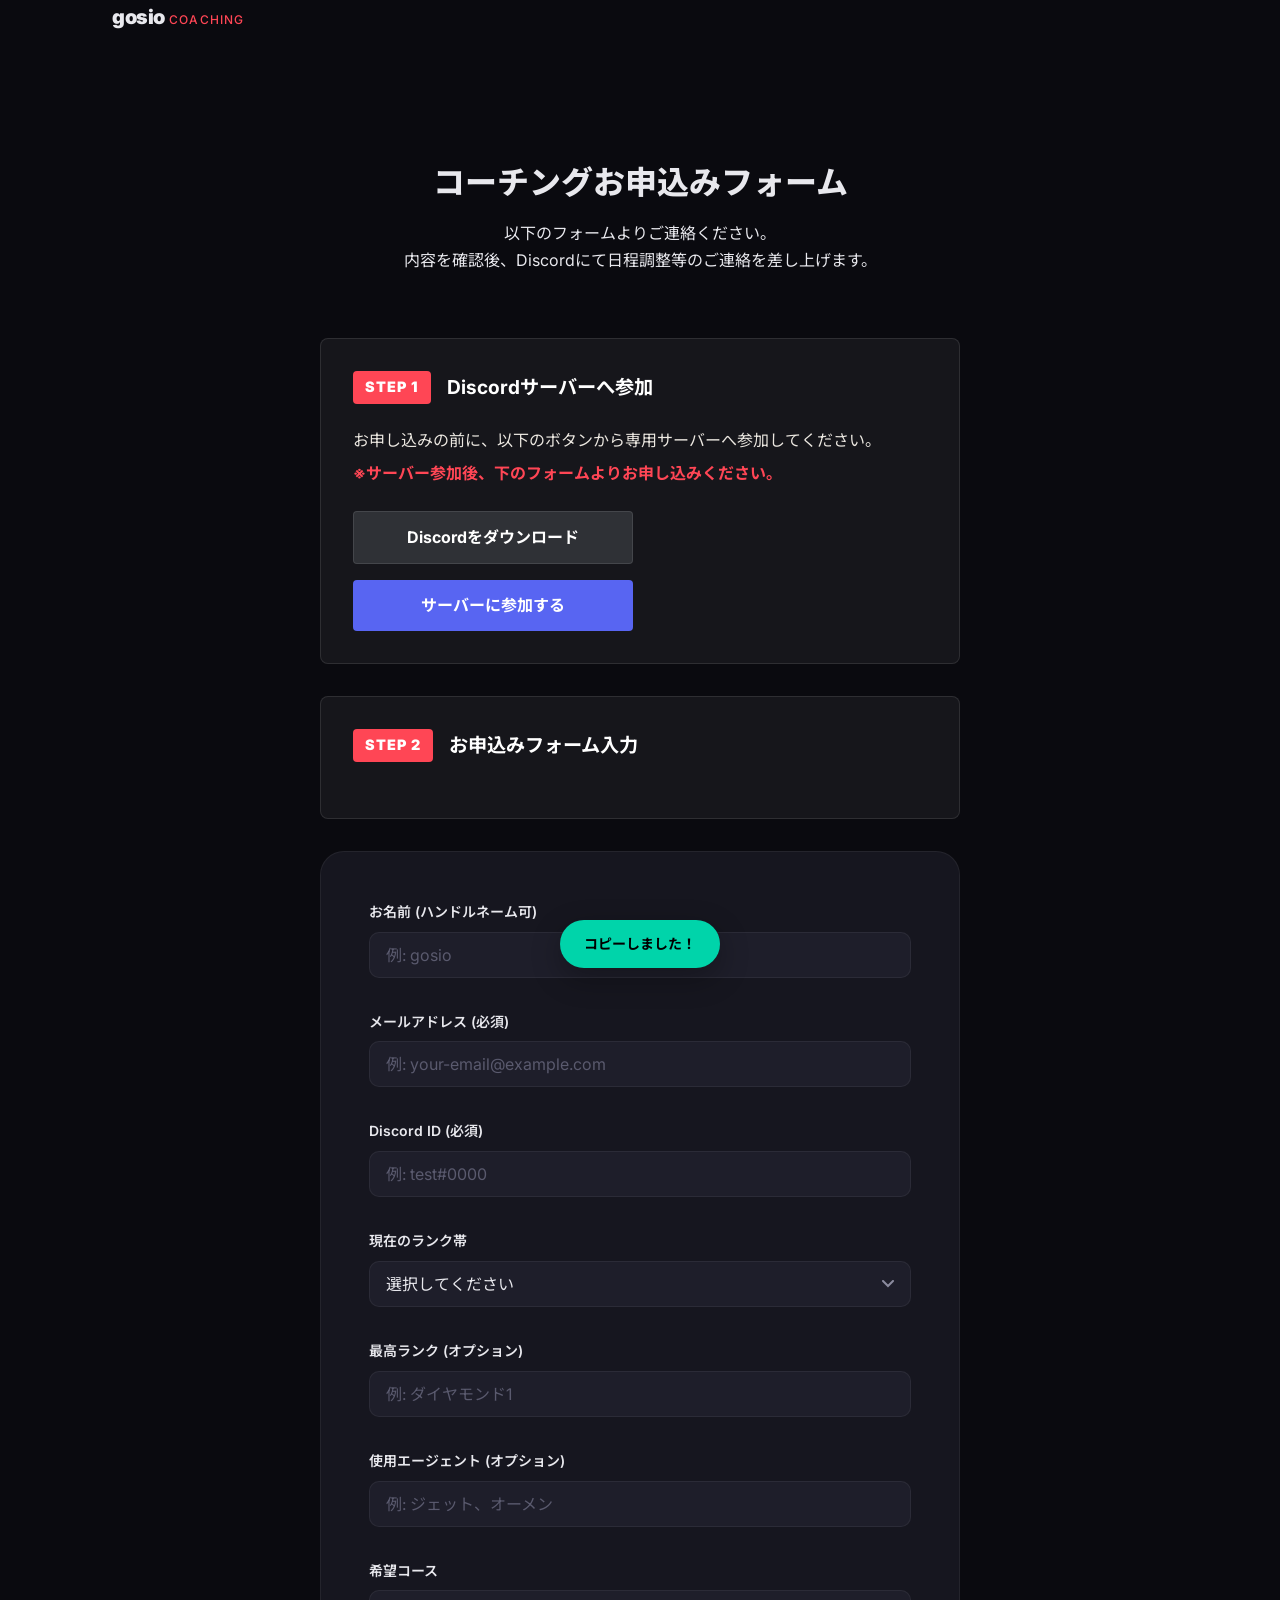
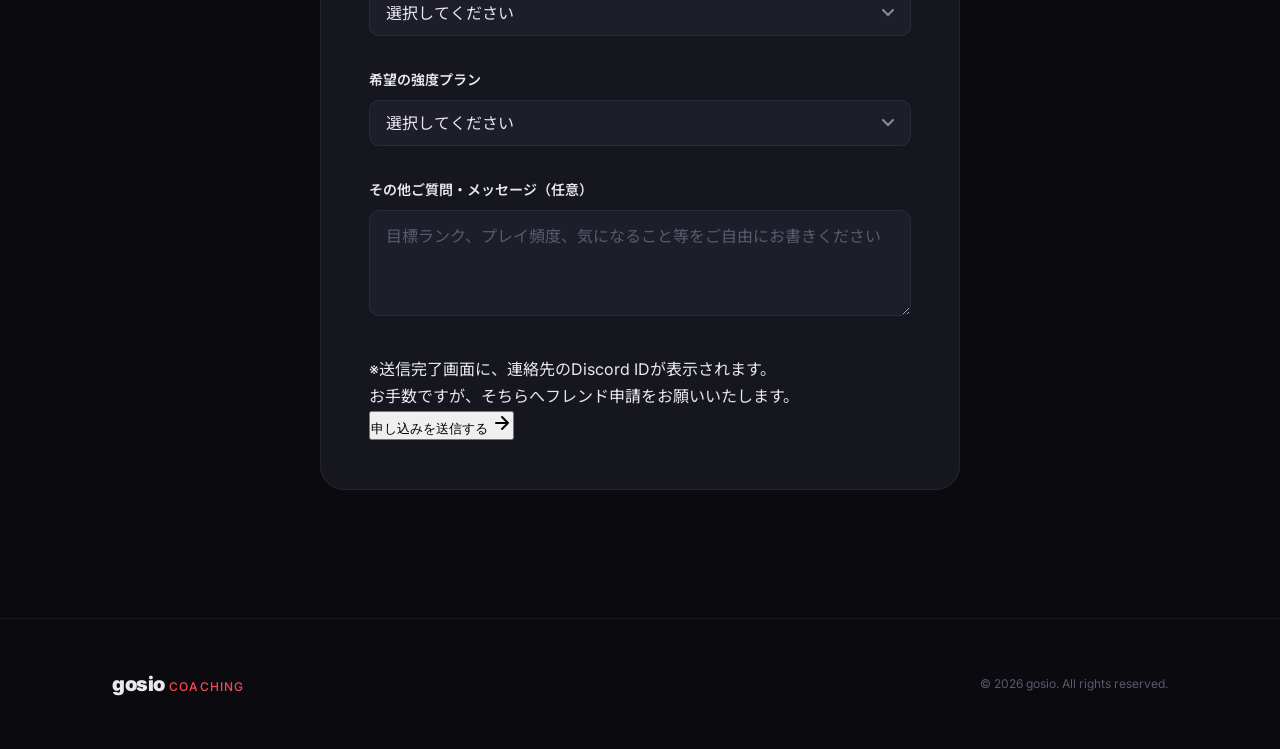
<file: apply.html>
<!DOCTYPE html>
<html lang="ja">

<head>
    <meta charset="UTF-8">
    <meta name="viewport" content="width=device-width, initial-scale=1.0">
    <meta http-equiv="Cache-Control" content="no-cache, no-store, must-revalidate">
    <meta http-equiv="Pragma" content="no-cache">
    <meta http-equiv="Expires" content="0">
    <title>gosio | コーチングお申し込み</title>
    <meta name="description" content="最高レディアント・YouTube登録者5万人超のgosioによるValorantコーチング。論理的・個別対応で確実に上達。">
    <meta property="og:title" content="gosio | Valorant コーチング">
    <meta property="og:description"
        content="最高レディアント・YouTube登録者5万人超のgosioによるValorantコーチング。「誰でもイモータルになれる」とは言いません。あなたに合った方法で、確実に成長を。">
    <meta property="og:type" content="website">
    <meta property="og:url" content="https://gosio-coaching.vercel.app">
    <meta property="og:image" content="gosio-icon.png">
    <meta name="twitter:card" content="summary">
    <meta name="twitter:site" content="@fps_user01">
    <link rel="icon" href="gosio-icon.png">
    <link rel="preconnect" href="https://fonts.googleapis.com">
    <link rel="preconnect" href="https://fonts.gstatic.com" crossorigin>
    <link
        href="https://fonts.googleapis.com/css2?family=Inter:wght@400;500;600;700;800;900&family=Noto+Sans+JP:wght@400;500;600;700;800;900&display=swap"
        rel="stylesheet">
    <!-- Custom CSS -->
    <link rel="stylesheet" href="style.css?v=2.0">
    <!-- Inline Critical CSS for Policy Box to bypass cache issues -->
    <style>
        .policy-box {
            background: rgba(0, 0, 0, 0.2);
            border: 1px solid rgba(255, 255, 255, 0.1);
            border-radius: 8px;
            padding: 16px;
            height: 200px;
            overflow-y: scroll;
            margin-bottom: 16px;
            font-size: 14px;
            color: rgba(255, 255, 255, 0.7);
            scrollbar-width: thin;
            scrollbar-color: #ff4655 rgba(255, 255, 255, 0.05);
        }

        /* Style for the policy title now outside the box */
        .apply-form h4 {
            color: #fff;
            font-size: 16px;
            margin-bottom: 8px;
            margin-top: 0;
        }

        .policy-box h5 {
            color: #ff4655;
            font-size: 14px;
            margin-top: 16px;
            margin-bottom: 4px;
        }

        .policy-box ul,
        .policy-box ol {
            padding-left: 1.2em;
            margin-bottom: 8px;
        }

        /* === Form Group & Validation === */
        .form-group {
            margin-bottom: 2rem;
            position: relative;
        }

        .error-message {
            display: none;
            color: #ff4655;
            font-size: 0.85rem;
            margin-top: 0.5rem;
            font-weight: 500;
        }

        .form-group.has-error input,
        .form-group.has-error select,
        .form-group.has-error textarea {
            border-color: #ff4655 !important;
            background-color: rgba(255, 70, 85, 0.05);
        }

        .form-group.has-success input,
        .form-group.has-success select,
        .form-group.has-success textarea {
            border-color: #00d4aa !important;
            background-color: rgba(0, 212, 170, 0.05);
        }

        .form-group.has-error .error-message {
            display: block;
        }

        .schedule-rows.has-error {
            border: 1px solid #ff4655;
            padding: 1rem;
            border-radius: 4px;
            background-color: rgba(255, 70, 85, 0.05);
        }

        .schedule-rows.has-success {
            border: 1px solid #00d4aa;
            padding: 1rem;
            border-radius: 4px;
            background-color: rgba(0, 212, 170, 0.05);
        }

        .schedule-rows.has-error .error-message {
            display: block;
            margin-bottom: 1rem;
        }

        /* Fix for select text visibility */
        .form-group.has-error select {
            color: #e8e8ed;
        }

        /* Ensure options remain readable */
        select option {
            background-color: #16161f;
            /* --color-bg-card */
            color: #e8e8ed;
        }

        .policy-check {
            display: flex;
            align-items: center;
            background: var(--color-bg-card);
            padding: 16px;
            border-radius: 8px;
            border: 1px solid var(--color-border);
            transition: all 0.3s ease;
        }

        .policy-check:has(input:checked) {
            background: rgba(0, 212, 170, 0.05);
            border-color: rgba(0, 212, 170, 0.4);
        }

        .form-group.has-error .policy-check {
            border-color: #ff4655 !important;
            background-color: rgba(255, 70, 85, 0.05);
        }

        .checkbox-label {
            display: flex;
            align-items: center;
            gap: 8px;
            cursor: pointer;
            font-size: 14px;
            font-weight: 600;
        }

        .checkbox-label input[type="checkbox"] {
            width: 18px;
            height: 18px;
            accent-color: #ff4655;
            cursor: pointer;
            margin: 0;
        }

        /* === Success Message Styles === */
        .discord-id-wrapper {
            display: flex;
            flex-direction: column;
            gap: 12px;
            margin: 1.5rem 0;
        }

        .discord-id-box {
            background: rgba(255, 255, 255, 0.05);
            border: 1px solid rgba(255, 255, 255, 0.1);
            border-radius: 8px;
            padding: 12px 16px;
            display: flex;
            align-items: center;
            justify-content: space-between;
            gap: 12px;
            min-height: 56px;
        }

        .discord-label {
            font-size: 0.85rem;
            color: rgba(255, 255, 255, 0.6);
            white-space: nowrap;
            width: 80px;
            flex-shrink: 0;
        }

        .discord-id {
            font-family: 'Inter', sans-serif;
            font-weight: 700;
            color: #fff;
            font-size: 1rem;
            letter-spacing: 0.5px;
            flex-grow: 1;
            text-align: center;
            word-break: break-all;
            line-height: 1.2;
            padding: 0 4px;
        }

        .copy-btn {
            background: #ff4655;
            color: white;
            border: none;
            padding: 6px 12px;
            border-radius: 4px;
            font-size: 12px;
            font-weight: 700;
            cursor: pointer;
            transition: all 0.2s;
            flex-shrink: 0;
            width: 70px;
        }

        .copy-btn:hover {
            background: #ff5e6a;
            transform: translateY(-1px);
        }

        /* Step Section Styles */
        .step-section {
            margin-bottom: 2rem;
            background: rgba(255, 255, 255, 0.05);
            padding: 2rem;
            border-radius: 8px;
            border: 1px solid rgba(255, 255, 255, 0.1);
        }

        .step-header {
            display: flex;
            align-items: center;
            gap: 1rem;
            margin-bottom: 1.5rem;
        }

        .step-badge {
            background: #ff4655;
            color: white;
            font-weight: 900;
            padding: 4px 12px;
            border-radius: 4px;
            font-size: 0.9rem;
            letter-spacing: 1px;
        }

        .step-header h3 {
            margin: 0;
            font-size: 1.2rem;
            color: white;
        }

        .step-desc {
            color: #ece8e1;
            margin-bottom: 1.5rem;
            line-height: 1.6;
        }

        .step-note {
            display: block;
            color: #ff4655;
            font-weight: 700;
            margin-top: 0.5rem;
        }

        .step-buttons {
            display: flex;
            gap: 1rem;
            flex-wrap: wrap;
        }

        .step-btn {
            display: inline-flex;
            align-items: center;
            justify-content: center;
            padding: 12px 24px;
            border-radius: 4px;
            font-weight: 700;
            text-decoration: none;
            transition: all 0.2s;
            width: 100%;
            max-width: 280px;
        }

        @media (max-width: 768px) {
            .step-buttons {
                flex-direction: column;
            }

            .step-btn {
                max-width: 100%;
            }
        }

        .step-btn.primary {
            background: #5865F2;
            color: white;
        }

        .step-btn.primary:hover {
            background: #4752c4;
            transform: translateY(-2px);
        }

        .step-btn.secondary {
            background: #2f3136;
            color: white;
            border: 1px solid rgba(255, 255, 255, 0.1);
        }

        .step-btn.secondary:hover {
            background: #36393f;
            transform: translateY(-2px);
        }

        /* Toast notification */
        .toast {
            position: fixed;
            bottom: 32px;
            left: 50%;
            transform: translateX(-50%) translateY(100px);
            background: #00d4aa;
            color: #000;
            padding: 12px 24px;
            border-radius: 50px;
            font-weight: 700;
            font-size: 14px;
            z-index: 10000;
            transition: transform 0.3s cubic-bezier(0.18, 0.89, 0.32, 1.28);
            box-shadow: 0 10px 30px rgba(0, 0, 0, 0.3);
        }

        .toast.show {
            transform: translateX(-50%) translateY(0);
        }

        .discord-howto {
            background: rgba(255, 255, 255, 0.03);
            border-radius: 12px;
            padding: 1.5rem;
            margin-top: 2rem;
            text-align: left;
        }

        .discord-howto h4 {
            margin-top: 0;
            margin-bottom: 1.5rem;
            text-align: center;
            font-size: 1.1rem;
        }

        .discord-howto-section {
            margin-bottom: 1.5rem;
        }

        .discord-howto-section h5 {
            color: #ff4655;
            margin-bottom: 0.5rem;
            font-size: 0.95rem;
        }

        .discord-howto ol {
            margin: 0;
            padding-left: 1.5rem;
            color: rgba(255, 255, 255, 0.8);
            font-size: 0.9rem;
        }

        .discord-howto li {
            margin-bottom: 0.5rem;
        }

        .howto-note {
            font-size: 0.8rem;
            color: rgba(255, 255, 255, 0.5) !important;
            margin-top: 1rem;
            text-align: center;
        }
    </style>
</head>

<body>
    <!-- Toast Container -->
    <div id="toast" class="toast">コピーしました！</div>

    <!-- Simple Header -->
    <header class="simple-header">
        <div class="container">
            <div class="nav-logo">
                <span class="logo-text">gosio</span>
                <span class="logo-tag">coaching</span>
            </div>
        </div>
    </header>

    <!-- Application Form Section -->
    <section class="apply" id="apply">
        <div class="container">
            <div class="section-header">
                <h2 class="section-title">コーチングお申込みフォーム</h2>
                <p class="section-subtitle">
                    以下のフォームよりご連絡ください。<br>
                    内容を確認後、Discordにて日程調整等のご連絡を差し上げます。
                </p>
            </div>

            <div class="apply-container">
                <!-- STEP 1: Join Server -->
                <div class="step-section">
                    <div class="step-header">
                        <span class="step-badge">STEP 1</span>
                        <h3>Discordサーバーへ参加</h3>
                    </div>
                    <div class="step-content">
                        <p class="step-desc">
                            お申し込みの前に、以下のボタンから専用サーバーへ参加してください。<br>
                            <span class="step-note">※サーバー参加後、下のフォームよりお申し込みください。</span>
                        </p>
                        <div class="step-buttons">
                            <a href="https://discord.com/download" target="_blank" class="step-btn secondary">
                                Discordをダウンロード
                            </a>
                            <a href="https://discord.gg/xWh2qmTshc" target="_blank" class="step-btn primary">
                                サーバーに参加する
                            </a>
                        </div>
                    </div>
                </div>

                <!-- STEP 2: Application Form -->
                <div class="step-section">
                    <div class="step-header">
                        <span class="step-badge">STEP 2</span>
                        <h3>お申込みフォーム入力</h3>
                    </div>
                </div>

                <form class="apply-form" id="applyForm" novalidate>
                    <div class="form-group">
                        <label for="name">お名前 (ハンドルネーム可)</label>
                        <input type="text" id="name" name="name" required placeholder="例: gosio">
                        <span class="error-message">お名前を入力してください</span>
                    </div>
                    <div class="form-group">
                        <label for="email">メールアドレス (必須)</label>
                        <input type="email" id="email" name="email" required placeholder="例: your-email@example.com">
                        <span class="error-message">有効なメールアドレスを入力してください</span>
                    </div>
                    <div class="form-group">
                        <label for="discordId">Discord ID (必須)</label>
                        <input type="text" id="discordId" name="discordId" required placeholder="例: test#0000">
                        <span class="error-message">Discord IDを入力してください</span>
                    </div>
                    <div class="form-group">
                        <label for="rank">現在のランク帯</label>
                        <select id="rank" name="rank" required>
                            <option value="" disabled selected>選択してください</option>
                            <option value="iron">アイアン</option>
                            <option value="bronze">ブロンズ</option>
                            <option value="silver">シルバー</option>
                            <option value="gold">ゴールド</option>
                            <option value="platinum">プラチナ</option>
                            <option value="diamond">ダイヤモンド</option>
                            <option value="ascendant">アセンダント</option>
                            <option value="immortal">イモータル</option>
                            <option value="radiant">レディアント</option>
                            <option value="unranked">未ランク / 不明</option>
                        </select>
                        <span class="error-message">ランクを選択してください</span>
                    </div>
                    <div class="form-group">
                        <label for="max_rank">最高ランク (オプション)</label>
                        <input type="text" id="max_rank" name="max_rank" placeholder="例: ダイヤモンド1">
                    </div>
                    <div class="form-group">
                        <label for="agents">使用エージェント (オプション)</label>
                        <input type="text" id="agents" name="agents" placeholder="例: ジェット、オーメン">
                    </div>
                    <div class="form-group">
                        <label for="course">希望コース</label>
                        <select id="course" name="course" required>
                            <option value="" disabled selected>選択してください</option>
                            <option value="monthly">月額コース（¥15,000/月）</option>
                            <option value="basic6">基本6回コース（¥39,800）</option>
                            <option value="challenge">チャレンジコース（¥78,000）</option>
                            <option value="custom">マンツーマン付きっきり（要相談）</option>
                            <option value="undecided">まだ決めていない / 相談したい</option>
                        </select>
                        <span class="error-message">希望コースを選択してください</span>
                    </div>
                    <div class="form-group">
                        <label for="intensity">希望の強度プラン</label>
                        <select id="intensity" name="intensity">
                            <option value="" disabled selected>選択してください</option>
                            <option value="normal">通常運行</option>
                            <option value="sparta">スパルタ</option>
                            <option value="relaxed">ゆるゆる</option>
                            <option value="undecided">まだ決めていない</option>
                        </select>
                    </div>
                    <div class="form-group">
                        <label for="message">その他ご質問・メッセージ（任意）</label>
                        <textarea id="message" name="message" rows="4"
                            placeholder="目標ランク、プレイ頻度、気になること等をご自由にお書きください"></textarea>
                    </div>
                    <div class="submit-area">
                        <p class="submit-note">※送信完了画面に、連絡先のDiscord IDが表示されます。<br>お手数ですが、そちらへフレンド申請をお願いいたします。</p>
                        <button type="submit" class="apply-btn" id="submitBtn">
                            申し込みを送信する
                            <svg class="btn-arrow" width="20" height="20" viewBox="0 0 20 20" fill="none"
                                xmlns="http://www.w3.org/2000/svg">
                                <path d="M4 10H16M16 10L10 4M16 10L10 16" stroke="currentColor" stroke-width="2"
                                    stroke-linecap="round" stroke-linejoin="round" />
                            </svg>
                        </button>
                    </div>
                </form>
            </div>
        </div>
    </section>



    <!-- Footer -->
    <footer class="footer">
        <div class="container footer-container">
            <div class="footer-brand">
                <span class="logo-text">gosio</span>
                <span class="logo-tag">coaching</span>
            </div>
            <div class="footer-links">
                <!-- External links removed to prevent drop-off -->
            </div>
            <p class="footer-copy">&copy; 2026 gosio. All rights reserved.</p>
        </div>
    </footer>

    <script>
        // Global copy function for success screen
        function copyText(text) {
            navigator.clipboard.writeText(text).then(() => {
                const toast = document.getElementById('toast');
                toast.classList.add('show');
                setTimeout(() => {
                    toast.classList.remove('show');
                }, 2000);
            });
        }

        // Script to force open in external browser (for in-app browsers like X/Twitter)
        (function () {
            const ua = navigator.userAgent.toLowerCase();
            const isLine = ua.indexOf('line') !== -1;
            const isTwitter = ua.indexOf('twitter') !== -1;
            const isInstagram = ua.indexOf('instagram') !== -1;

            if (isLine || isTwitter || isInstagram) {
                // If in-app browser is detected, we can't easily force "open in browser" 
                // but for LINE we can use a special URL scheme.
                // For X, they usually have to manually select "Open in Browser".
                // However, we can add a small tip if needed.
            }
        })();

        document.addEventListener('DOMContentLoaded', function () {
            initForm();
        });

        /* === Form handling with Discord webhook === */
        function initForm() {
            const form = document.getElementById('applyForm');
            if (!form) return;

            const DISCORD_WEBHOOK_URL = 'https://discord.com/api/webhooks/1473819922378260551/a2sGx1DJjerrGDqxc2L1vZ06gjk2-icR6QoKHQo73rpTQihyzSNV40-GXmURWyCgMMVS';
            const COACH_DISCORD_ID = 'gosio';

            // Populate time selects with 30-minute intervals (06:00 - 29:00)
            const populateTimeSelects = () => {
                const selects = document.querySelectorAll('.time-select');
                if (selects.length === 0) return;

                let optionsHtml = '';
                for (let i = 6; i <= 29; i++) {
                    const hour = i;
                    optionsHtml += `<option value="${hour}:00">${hour}:00</option>`;
                    if (i !== 29) {
                        optionsHtml += `<option value="${hour}:30">${hour}:30</option>`;
                    }
                }

                selects.forEach(select => {
                    const isStart = select.name.includes('Start');
                    const defaultText = isStart ? '〜時から' : '〜時まで';
                    select.innerHTML = `<option value="" disabled selected>${defaultText}</option>` + optionsHtml;
                });
            };
            populateTimeSelects();

            const validateField = (el) => {
                const group = el.closest('.form-group');
                if (!group) return;

                const isEmail = el.type === 'email';
                const emailValid = isEmail ? /^[^\s@]+@[^\s@]+\.[^\s@]+$/.test(el.value) : true;
                const isValid = el.value && (el.tagName !== 'SELECT' || el.selectedIndex !== 0) && el.checkValidity() && emailValid;
            };

            const validateSchedule = () => {
                const rows = form.querySelector('.schedule-rows');
                if (!rows) return;

                const inputs = rows.querySelectorAll('input, select');
                let allFilled = true;
                inputs.forEach(input => {
                    if (!input.value || (input.tagName === 'SELECT' && input.selectedIndex === 0)) {
                        allFilled = false;
                    }
                });

                if (allFilled) {
                    rows.classList.add('has-success');
                    rows.classList.remove('has-error');
                } else {
                    rows.classList.remove('has-success');
                }
            };

            // Add listeners for real-time feedback
            form.querySelectorAll('input, select, textarea').forEach(el => {
                el.addEventListener('input', () => {
                    if (el.id === 'policyAgree') {
                        // handled by existing CSS :has
                    } else if (el.closest('.schedule-rows')) {
                        validateSchedule();
                    } else {
                        validateField(el);
                    }
                });
                el.addEventListener('change', () => {
                    if (el.closest('.schedule-rows')) validateSchedule();
                    else validateField(el);
                });
            });

            form.addEventListener('submit', async (e) => {
                e.preventDefault();

                // Reset states
                const groups = form.querySelectorAll('.form-group');
                groups.forEach(g => {
                    g.classList.remove('has-error');
                    g.classList.remove('has-success');
                });
                const scheduleRows = form.querySelector('.schedule-rows');
                if (scheduleRows) {
                    scheduleRows.classList.remove('has-error');
                    scheduleRows.classList.remove('has-success');
                }

                // Validation
                let isValid = true;
                let firstErrorEl = null;

                const setError = (el, parentSelector) => {
                    isValid = false;
                    const parent = el.closest(parentSelector);
                    if (parent) {
                        parent.classList.add('has-error');
                        parent.classList.remove('has-success');
                    }
                    if (!firstErrorEl) firstErrorEl = parent || el;
                };

                const setSuccess = (el, parentSelector) => {
                    const parent = el.closest(parentSelector);
                    if (parent && !parent.classList.contains('has-error')) {
                        parent.classList.add('has-success');
                    }
                };

                // Check standard fields
                ['name', 'email', 'discordId', 'rank', 'course', 'intensity'].forEach(id => {
                    const el = form[id];
                    if (!el) return;

                    const isEmail = el.type === 'email';
                    const emailValid = isEmail ? /^[^\s@]+@[^\s@]+\.[^\s@]+$/.test(el.value) : true;
                    const isValidField = el.value && (el.tagName !== 'SELECT' || el.selectedIndex !== 0) && el.checkValidity() && emailValid;

                    if (!isValidField) {
                        if (id !== 'intensity') setError(el, '.form-group');
                    } else {
                        setSuccess(el, '.form-group');
                    }
                });




                if (!isValid) {
                    if (firstErrorEl) {
                        firstErrorEl.scrollIntoView({ behavior: 'smooth', block: 'center' });
                    }
                    return;
                }

                // If valid, proceed with submission
                const submitBtn = document.getElementById('submitBtn');
                const originalText = submitBtn.innerHTML;
                submitBtn.innerHTML = '送信中...';
                submitBtn.disabled = true;

                const formData = {
                    name: form.name.value,
                    email: form.email.value,
                    discordId: form.discordId.value,
                    rank: form.rank.options[form.rank.selectedIndex].text,
                    max_rank: form.max_rank.value || '未入力',
                    agents: form.agents.value || '未入力',
                    course: form.course.options[form.course.selectedIndex].text,
                    intensity: form.intensity.selectedIndex > 0
                        ? form.intensity.options[form.intensity.selectedIndex].text
                        : '未選択',
                    message: form.message.value || 'なし',
                };

                let success = false;
                let errorMsg = 'サーバーとの通信に失敗しました。';
                try {
                    const response = await fetch('https://script.google.com/macros/s/AKfycbw1PRTlhVJXaibCFEVleHDrBDW_QE4ydOgBY3h0Pk2n4HZ0uaKt2RGirFIvn_UmaUCl/exec', {
                        method: 'POST',
                        mode: 'no-cors', // Added for GAS redirect compatibility
                        headers: { 'Content-Type': 'application/json' },
                        body: JSON.stringify(formData),
                    });
                    
                    // Note: with mode 'no-cors', response.ok is always false and we can't see the body.
                    // However, for GAS redirect, this is often the most reliable way to avoid CORS issues from the browser.
                    // Since GAS execution itself is reliable, we'll assume success if no exception is thrown.
                    success = true; 
                } catch (err) {
                    console.error('CRM API error:', err);
                    errorMsg = '送信に失敗しました。時間をおいて再度お試しいただくか、別の連絡手段をご利用ください。';
                    success = false;
                }

                if (success) {
                    // Hide entire application container and header instructions
                    const applyContainer = document.querySelector('.apply-container');
                    const sectionHeader = document.querySelector('.section-header');
                    if (applyContainer) applyContainer.style.display = 'none';
                    if (sectionHeader) sectionHeader.style.display = 'none';

                    // Create success message element
                    const successOverlay = document.createElement('div');
                    successOverlay.className = 'apply-container';
                    successOverlay.innerHTML = `
                            <div class="form-success">
                                <div class="step-header" style="justify-content: center; margin-bottom: 2rem;">
                                    <span class="step-badge">STEP 3</span>
                                    <h3 style="margin: 0;">フレンド申請を送る</h3>
                                </div>
                                <p>フォームの送信が完了しました！<br>
                                最後に、以下の<strong>どちらかのID</strong>へフレンド申請を送ってください。<br>
                                <span style="font-size: 0.9em; color: #ece8e1;">（どちらでも大丈夫です！）</span></p>
                                
                                <div class="discord-id-wrapper">
                                    <div class="discord-id-box">
                                        <span class="discord-label">ユーザー名:</span>
                                        <span class="discord-id">gosio</span>
                                        <button type="button" class="copy-btn" onclick="copyText('gosio')">コピー</button>
                                    </div>
                                    <div class="discord-id-box">
                                        <span class="discord-label">ユーザーID:</span>
                                        <span class="discord-id">393437223351222272</span>
                                        <button type="button" class="copy-btn" onclick="copyText('393437223351222272')">コピー</button>
                                    </div>
                                </div>

                                <div class="discord-howto">
                                    <h4>Discordフレンド申請のやり方</h4>
                                    
                                    <div class="discord-howto-section">
                                        <h5>🖥️ PC / ブラウザ</h5>
                                        <ol>
                                            <li>左上のDiscordロゴを押す</li>
                                            <li>「フレンド」タブ → 「フレンドに追加」ボタンを押す</li>
                                            <li>上のユーザー名を入力して「フレンド申請を送信」</li>
                                        </ol>
                                    </div>

                                    <div class="discord-howto-section">
                                        <h5>📱 スマホ</h5>
                                        <ol>
                                            <li>アプリ左下のナビゲーション または 左上のチャットバブル💬をタップ</li>
                                            <li>「フレンドを追加」をタップ（右上の人型アイコンなど）</li>
                                            <li>「ユーザー名で追加」等を選び、上のユーザー名を入力して送信</li>
                                        </ol>
                                    </div>
                                    <p class="howto-note">※「ユーザー名」は正確に入力してください（コピペ推奨）</p>
                                </div>

                                <p class="success-note">
                                    ※申請が届き次第、承認して詳細をご案内します。<br>
                                    もしこちらに申請がこない場合は、ご入力いただいたID、もしくはメールアドレスへこちらから連絡します。<br>
                                    (ページを更新するとフォームが再表示されてしまいますのでご注意ください）
                                </p>
                            </div>
                        `;
                    document.querySelector('.apply .container').appendChild(successOverlay);
                    window.scrollTo({ top: 0, behavior: 'smooth' });
                } else {
                    alert('エラーが発生しました：\n' + errorMsg);
                    submitBtn.innerHTML = originalText;
                    submitBtn.disabled = false;
                }
            });
        }
    </script>
</body>

</html>
</file>
<file: style.css>
/* ============================================
   gosio Coaching Landing Page — Stylesheet
   ============================================ */

/* === Reset & Base === */
*,
*::before,
*::after {
    margin: 0;
    padding: 0;
    box-sizing: border-box;
}

:root {
    /* Colors */
    --color-bg: #0a0a0f;
    --color-bg-alt: #111118;
    --color-bg-card: #16161f;
    --color-bg-card-hover: #1c1c28;
    --color-surface: #1e1e2a;
    --color-border: rgba(255, 255, 255, 0.06);
    --color-border-hover: rgba(255, 255, 255, 0.12);
    --color-text: #e8e8ed;
    --color-text-muted: #8b8b9e;
    --color-text-subtle: #5a5a6e;
    --color-primary: #ff4655;
    --color-primary-light: #ff6b77;
    --color-primary-dark: #cc3844;
    --color-accent: #00d4aa;
    --color-accent-light: #33e0be;
    --gradient-primary: linear-gradient(135deg, #ff4655 0%, #ff6b77 50%, #ff8f5a 100%);
    --gradient-hero: radial-gradient(ellipse at 50% 0%, rgba(255, 70, 85, 0.15) 0%, transparent 60%);
    --gradient-card: linear-gradient(180deg, rgba(255, 70, 85, 0.05) 0%, transparent 40%);

    /* Typography */
    --font-primary: 'Inter', 'Noto Sans JP', -apple-system, BlinkMacSystemFont, sans-serif;
    --font-size-xs: 0.75rem;
    --font-size-sm: 0.875rem;
    --font-size-base: 1rem;
    --font-size-lg: 1.125rem;
    --font-size-xl: 1.25rem;
    --font-size-2xl: 1.5rem;
    --font-size-3xl: 2rem;
    --font-size-4xl: 2.5rem;
    --font-size-5xl: 3.5rem;

    /* Spacing */
    --space-xs: 0.25rem;
    --space-sm: 0.5rem;
    --space-md: 1rem;
    --space-lg: 1.5rem;
    --space-xl: 2rem;
    --space-2xl: 3rem;
    --space-3xl: 4rem;
    --space-4xl: 6rem;
    --space-5xl: 8rem;

    /* Radius */
    --radius-sm: 6px;
    --radius-md: 10px;
    --radius-lg: 16px;
    --radius-xl: 24px;
    --radius-full: 9999px;

    /* Shadows */
    --shadow-sm: 0 2px 8px rgba(0, 0, 0, 0.2);
    --shadow-md: 0 4px 20px rgba(0, 0, 0, 0.3);
    --shadow-lg: 0 8px 40px rgba(0, 0, 0, 0.4);
    --shadow-glow: 0 0 30px rgba(255, 70, 85, 0.15);

    /* Transitions */
    --transition-fast: 150ms ease;
    --transition-base: 250ms ease;
    --transition-smooth: 400ms cubic-bezier(0.4, 0, 0.2, 1);
}

html {
    scroll-behavior: smooth;
    scroll-padding-top: 80px;
}

body {
    font-family: var(--font-primary);
    font-size: var(--font-size-base);
    line-height: 1.7;
    color: var(--color-text);
    background-color: var(--color-bg);
    -webkit-font-smoothing: antialiased;
    -moz-osx-font-smoothing: grayscale;
    overflow-x: hidden;
}

a {
    color: var(--color-primary-light);
    text-decoration: none;
    transition: color var(--transition-fast);
}

a:hover {
    color: var(--color-primary);
}

img {
    max-width: 100%;
    height: auto;
}

/* === Container === */
.container {
    max-width: 1120px;
    margin: 0 auto;
    padding: 0 var(--space-xl);
}

/* === Buttons === */
.btn {
    display: inline-flex;
    align-items: center;
    justify-content: center;
    gap: var(--space-sm);
    font-family: var(--font-primary);
    font-weight: 600;
    font-size: var(--font-size-sm);
    padding: 12px 24px;
    border: none;
    border-radius: var(--radius-md);
    cursor: pointer;
    transition: all var(--transition-base);
    text-decoration: none;
    line-height: 1.4;
}

.btn-primary {
    background: var(--gradient-primary);
    color: #fff;
    box-shadow: 0 4px 15px rgba(255, 70, 85, 0.3);
}

.btn-primary:hover {
    transform: translateY(-2px);
    box-shadow: 0 6px 25px rgba(255, 70, 85, 0.4);
    color: #fff;
}

.btn-outline {
    background: transparent;
    color: var(--color-text);
    border: 1px solid var(--color-border-hover);
}

.btn-outline:hover {
    background: rgba(255, 255, 255, 0.05);
    border-color: rgba(255, 255, 255, 0.2);
    color: var(--color-text);
}

.btn-lg {
    padding: 16px 32px;
    font-size: var(--font-size-base);
    border-radius: var(--radius-lg);
}

.btn-block {
    width: 100%;
}

.btn-arrow {
    transition: transform var(--transition-fast);
}

.btn:hover .btn-arrow {
    transform: translateX(4px);
}

/* === Gradient Text === */
.gradient-text {
    background: var(--gradient-primary);
    -webkit-background-clip: text;
    -webkit-text-fill-color: transparent;
    background-clip: text;
}

/* === Section Headers === */
.section-header {
    text-align: center;
    margin-bottom: var(--space-3xl);
}

.section-tag {
    display: inline-block;
    font-size: var(--font-size-xs);
    font-weight: 700;
    letter-spacing: 0.15em;
    text-transform: uppercase;
    color: var(--color-primary);
    margin-bottom: var(--space-md);
    padding: 6px 16px;
    border-radius: var(--radius-full);
    background: rgba(255, 70, 85, 0.1);
    border: 1px solid rgba(255, 70, 85, 0.2);
}

.section-title {
    font-size: var(--font-size-3xl);
    font-weight: 800;
    line-height: 1.3;
    margin-bottom: var(--space-md);
}

.section-desc {
    font-size: var(--font-size-lg);
    color: var(--color-text-muted);
    max-width: 600px;
    margin: 0 auto;
}

.subsection-title {
    font-size: var(--font-size-xl);
    font-weight: 700;
    text-align: center;
    margin-bottom: var(--space-sm);
}

.subsection-desc {
    font-size: var(--font-size-sm);
    color: var(--color-text-muted);
    text-align: center;
    margin-bottom: var(--space-xl);
}

/* ============================================
   NAVBAR
   ============================================ */
.navbar {
    position: fixed;
    top: 0;
    left: 0;
    right: 0;
    z-index: 1000;
    padding: var(--space-md) 0;
    transition: all var(--transition-smooth);
    background: transparent;
}

.navbar.scrolled {
    background: rgba(10, 10, 15, 0.85);
    backdrop-filter: blur(20px);
    -webkit-backdrop-filter: blur(20px);
    border-bottom: 1px solid var(--color-border);
    padding: var(--space-sm) 0;
}

.nav-container {
    display: flex;
    align-items: center;
    justify-content: space-between;
}

.nav-logo {
    display: flex;
    align-items: baseline;
    gap: var(--space-xs);
    text-decoration: none;
}

.logo-text {
    font-size: var(--font-size-xl);
    font-weight: 900;
    color: var(--color-text);
    letter-spacing: -0.02em;
}

.logo-tag {
    font-size: var(--font-size-xs);
    font-weight: 500;
    color: var(--color-primary);
    text-transform: uppercase;
    letter-spacing: 0.1em;
}

.nav-links {
    display: flex;
    list-style: none;
    gap: var(--space-xl);
}

.nav-links a {
    font-size: var(--font-size-sm);
    font-weight: 500;
    color: var(--color-text-muted);
    transition: color var(--transition-fast);
    position: relative;
}

.nav-links a::after {
    content: '';
    position: absolute;
    bottom: -4px;
    left: 0;
    width: 0;
    height: 2px;
    background: var(--gradient-primary);
    transition: width var(--transition-base);
}

.nav-links a:hover {
    color: var(--color-text);
}

.nav-links a:hover::after {
    width: 100%;
}

.nav-cta {
    font-size: var(--font-size-sm);
    font-weight: 600;
    color: #fff !important;
    background: var(--gradient-primary);
    padding: 8px 20px;
    border-radius: var(--radius-md);
    transition: all var(--transition-base);
}

.nav-cta:hover {
    transform: translateY(-1px);
    box-shadow: 0 4px 15px rgba(255, 70, 85, 0.3);
}

.mobile-menu-btn {
    display: none;
    flex-direction: column;
    gap: 5px;
    background: none;
    border: none;
    cursor: pointer;
    padding: 4px;
}

.mobile-menu-btn span {
    display: block;
    width: 24px;
    height: 2px;
    background: var(--color-text);
    transition: all var(--transition-base);
    border-radius: 2px;
}

.mobile-menu-btn.active span:nth-child(1) {
    transform: rotate(45deg) translate(5px, 5px);
}

.mobile-menu-btn.active span:nth-child(2) {
    opacity: 0;
}

.mobile-menu-btn.active span:nth-child(3) {
    transform: rotate(-45deg) translate(5px, -5px);
}

.mobile-menu {
    display: none;
    position: fixed;
    top: 0;
    left: 0;
    right: 0;
    bottom: 0;
    z-index: 999;
    background: rgba(10, 10, 15, 0.97);
    backdrop-filter: blur(20px);
    padding-top: 100px;
    opacity: 0;
    visibility: hidden;
    transition: all var(--transition-smooth);
}

.mobile-menu.active {
    opacity: 1;
    visibility: visible;
}

.mobile-nav-links {
    list-style: none;
    display: flex;
    flex-direction: column;
    align-items: center;
    gap: var(--space-xl);
}

.mobile-nav-links a {
    font-size: var(--font-size-2xl);
    font-weight: 600;
    color: var(--color-text);
}

.mobile-cta {
    background: var(--gradient-primary);
    padding: 12px 32px;
    border-radius: var(--radius-md);
    color: #fff !important;
}

/* ============================================
   HERO
   ============================================ */
.hero {
    position: relative;
    min-height: 100vh;
    display: flex;
    align-items: center;
    overflow: hidden;
    padding: var(--space-5xl) 0 var(--space-4xl);
}

.hero-bg-gradient {
    position: absolute;
    top: 0;
    left: 0;
    right: 0;
    bottom: 0;
    background: var(--gradient-hero);
    pointer-events: none;
}

.hero-particles {
    position: absolute;
    top: 0;
    left: 0;
    right: 0;
    bottom: 0;
    pointer-events: none;
    overflow: hidden;
}

.hero-container {
    position: relative;
    z-index: 1;
    text-align: center;
}

.hero-badge {
    display: inline-flex;
    align-items: center;
    gap: var(--space-sm);
    font-size: var(--font-size-sm);
    font-weight: 500;
    color: var(--color-accent);
    background: rgba(0, 212, 170, 0.08);
    border: 1px solid rgba(0, 212, 170, 0.2);
    padding: 8px 20px;
    border-radius: var(--radius-full);
    margin-bottom: var(--space-2xl);
    animation: pulse-badge 3s ease-in-out infinite;
}

.badge-dot {
    width: 8px;
    height: 8px;
    border-radius: 50%;
    background: var(--color-accent);
    animation: pulse-dot 2s ease-in-out infinite;
}

@keyframes pulse-dot {

    0%,
    100% {
        opacity: 1;
        transform: scale(1);
    }

    50% {
        opacity: 0.5;
        transform: scale(0.8);
    }
}

@keyframes pulse-badge {

    0%,
    100% {
        box-shadow: 0 0 0 0 rgba(0, 212, 170, 0.1);
    }

    50% {
        box-shadow: 0 0 20px 4px rgba(0, 212, 170, 0.05);
    }
}

.hero-title {
    font-size: var(--font-size-5xl);
    font-weight: 900;
    line-height: 1.15;
    margin-bottom: var(--space-xl);
    letter-spacing: -0.02em;
}

.hero-title-line {
    display: block;
}

.hero-subtitle {
    font-size: var(--font-size-lg);
    color: var(--color-text-muted);
    max-width: 560px;
    margin: 0 auto var(--space-2xl);
    line-height: 1.8;
}

.hero-stats {
    display: flex;
    justify-content: center;
    gap: var(--space-3xl);
    margin-bottom: var(--space-2xl);
    padding: var(--space-xl) 0;
}

.stat-item {
    display: flex;
    flex-direction: column;
    align-items: center;
}

.stat-number {
    font-size: var(--font-size-3xl);
    font-weight: 800;
    color: var(--color-text);
    line-height: 1.2;
}

.stat-label {
    font-size: var(--font-size-xs);
    color: var(--color-text-muted);
    text-transform: uppercase;
    letter-spacing: 0.1em;
    margin-top: var(--space-xs);
}

.hero-actions {
    display: flex;
    justify-content: center;
    gap: var(--space-md);
    flex-wrap: wrap;
}

/* ============================================
   FEATURES
   ============================================ */
.features {
    padding: var(--space-5xl) 0;
    background: var(--color-bg-alt);
}

.features-grid {
    display: grid;
    grid-template-columns: repeat(3, 1fr);
    gap: var(--space-xl);
}

.feature-card {
    background: var(--color-bg-card);
    border: 1px solid var(--color-border);
    border-radius: var(--radius-lg);
    padding: var(--space-2xl);
    transition: all var(--transition-smooth);
    position: relative;
    overflow: hidden;
}

.feature-card::before {
    content: '';
    position: absolute;
    top: 0;
    left: 0;
    right: 0;
    height: 2px;
    background: var(--gradient-primary);
    opacity: 0;
    transition: opacity var(--transition-smooth);
}

.feature-card:hover {
    border-color: var(--color-border-hover);
    transform: translateY(-4px);
    box-shadow: var(--shadow-lg);
}

.feature-card:hover::before {
    opacity: 1;
}

.feature-icon {
    width: 56px;
    height: 56px;
    display: flex;
    align-items: center;
    justify-content: center;
    background: rgba(255, 70, 85, 0.1);
    border-radius: var(--radius-md);
    color: var(--color-primary);
    margin-bottom: var(--space-lg);
}

.feature-title {
    font-size: var(--font-size-xl);
    font-weight: 700;
    margin-bottom: var(--space-sm);
}

.feature-desc {
    font-size: var(--font-size-sm);
    color: var(--color-text-muted);
    line-height: 1.8;
}

/* ============================================
   PHILOSOPHY
   ============================================ */
.philosophy {
    padding: var(--space-4xl) 0 var(--space-3xl);
}

.philosophy-content {
    max-width: 720px;
    margin: 0 auto;
}

.philosophy-block {
    margin-bottom: var(--space-xl);
}

.philosophy-block p {
    font-size: var(--font-size-base);
    color: var(--color-text-muted);
    line-height: 2;
    margin-bottom: var(--space-md);
}

.philosophy-quote {
    margin: var(--space-xl) 0;
    padding: var(--space-lg) var(--space-xl);
    border-left: 3px solid var(--color-primary);
    background: rgba(255, 70, 85, 0.05);
    border-radius: 0 var(--radius-md) var(--radius-md) 0;
    font-size: var(--font-size-lg);
    font-weight: 700;
    color: var(--color-text);
    font-style: italic;
}

/* ============================================
   COACH PROFILE
   ============================================ */
.coach-profile {
    padding: var(--space-3xl) 0;
}

.profile-card {
    max-width: 720px;
    margin: 0 auto;
    background: var(--color-bg-card);
    border: 1px solid var(--color-border);
    border-radius: var(--radius-xl);
    padding: var(--space-3xl);
    position: relative;
    overflow: hidden;
}

.profile-card::before {
    content: '';
    position: absolute;
    top: 0;
    left: 0;
    right: 0;
    height: 3px;
    background: var(--gradient-primary);
}

.profile-header {
    display: flex;
    align-items: center;
    justify-content: space-between;
    gap: var(--space-xl);
    margin-bottom: var(--space-xl);
}

.profile-avatar {
    width: 130px;
    height: 130px;
    border-radius: 50%;
    border: 2px solid rgba(255, 70, 85, 0.3);
    box-shadow: 0 0 24px rgba(255, 70, 85, 0.12);
    image-rendering: pixelated;
    flex-shrink: 0;
    background: #1a1a2e;
    object-fit: cover;
    object-position: center 20%;
}

.profile-name {
    font-size: var(--font-size-2xl);
    font-weight: 900;
    margin-bottom: var(--space-xs);
}

.profile-tagline {
    font-size: var(--font-size-sm);
    color: var(--color-text-muted);
    margin-bottom: 0;
}

.profile-achievements {
    list-style: none;
    margin-bottom: var(--space-xl);
}

.profile-achievements li {
    position: relative;
    padding-left: var(--space-xl);
    margin-bottom: var(--space-sm);
    font-size: var(--font-size-sm);
    color: var(--color-text);
    line-height: 1.7;
}

.profile-achievements li::before {
    content: '✓';
    position: absolute;
    left: 0;
    color: var(--color-accent);
    font-weight: 700;
}

/* ============================================
   COACHING STRENGTHS (standalone section)
   ============================================ */
.strengths-section {
    padding: var(--space-4xl) 0;
}

.strengths-content {
    max-width: 720px;
    margin: 0 auto;
}

.strengths-block {
    margin-bottom: var(--space-xl);
}

.strengths-block p {
    font-size: var(--font-size-base);
    color: var(--color-text-muted);
    line-height: 2;
    margin-bottom: var(--space-md);
}

.strengths-block p:last-child {
    margin-bottom: 0;
}

.profile-personality {
    font-size: var(--font-size-sm);
    color: var(--color-text-muted);
    line-height: 1.9;
    padding-top: var(--space-lg);
    border-top: 1px solid var(--color-border);
}

/* ============================================
   CURRICULUM
   ============================================ */
.curriculum {
    padding: var(--space-4xl) 0;
    background: var(--color-bg-alt);
}

.curriculum-grid {
    display: grid;
    grid-template-columns: repeat(3, 1fr);
    gap: var(--space-xl);
}

.curriculum-card {
    background: var(--color-bg-card);
    border: 1px solid var(--color-border);
    border-radius: var(--radius-lg);
    padding: var(--space-2xl);
    transition: all var(--transition-smooth);
}

.curriculum-card:hover {
    border-color: var(--color-border-hover);
    transform: translateY(-4px);
    box-shadow: var(--shadow-lg);
}

.curriculum-icon {
    font-size: 2rem;
    margin-bottom: var(--space-md);
}

.curriculum-card h3 {
    font-size: var(--font-size-lg);
    font-weight: 700;
    margin-bottom: var(--space-lg);
}

.curriculum-card ul {
    list-style: none;
}

.curriculum-card li {
    position: relative;
    padding-left: var(--space-lg);
    margin-bottom: var(--space-sm);
    font-size: var(--font-size-sm);
    color: var(--color-text-muted);
    line-height: 1.8;
}

.curriculum-card li::before {
    content: '–';
    position: absolute;
    left: 0;
    color: var(--color-primary);
    font-weight: 700;
}

/* ============================================
   AUDIENCE (target / not target)
   ============================================ */
.audience {
    padding: var(--space-4xl) 0;
}

.audience-grid {
    display: grid;
    grid-template-columns: 1fr 1fr;
    gap: var(--space-xl);
    max-width: 900px;
    margin: 0 auto;
}

.audience-card {
    border-radius: var(--radius-lg);
    padding: var(--space-2xl);
    border: 1px solid var(--color-border);
}

.audience-card h3 {
    font-size: var(--font-size-lg);
    font-weight: 700;
    margin-bottom: var(--space-lg);
}

.audience-card ul {
    list-style: none;
}

.audience-card li {
    margin-bottom: var(--space-sm);
    font-size: var(--font-size-sm);
    color: var(--color-text-muted);
    line-height: 1.8;
    padding-left: var(--space-lg);
    position: relative;
}

.audience-yes {
    background: rgba(0, 212, 170, 0.03);
    border-color: rgba(0, 212, 170, 0.15);
}

.audience-yes li::before {
    content: '◎';
    position: absolute;
    left: 0;
    color: var(--color-accent);
    font-size: var(--font-size-xs);
}

.audience-no {
    background: rgba(255, 70, 85, 0.03);
    border-color: rgba(255, 70, 85, 0.15);
}

.audience-no li::before {
    content: '×';
    position: absolute;
    left: 0;
    color: var(--color-primary);
    font-size: var(--font-size-xs);
    font-weight: 700;
}

@media (max-width: 768px) {
    .audience-grid {
        grid-template-columns: 1fr;
    }

    .curriculum-grid {
        grid-template-columns: 1fr;
        max-width: 500px;
        margin: 0 auto;
    }

    .profile-card {
        padding: var(--space-xl);
    }
}

/* ============================================
   PRICING RATIONALE
   ============================================ */
.pricing-rationale {
    max-width: 720px;
    margin: 0 auto var(--space-3xl);
    padding: var(--space-2xl);
    background: var(--color-bg-card);
    border: 1px solid var(--color-border);
    border-radius: var(--radius-lg);
}

.pricing-rationale p {
    font-size: var(--font-size-sm);
    color: var(--color-text-muted);
    line-height: 2;
    margin-bottom: var(--space-md);
}

.pricing-rationale p:last-child {
    margin-bottom: 0;
}

/* ============================================
   RESULTS
   ============================================ */
.results {
    padding: var(--space-4xl) 0;
}

.results-banner {
    display: flex;
    align-items: center;
    gap: var(--space-3xl);
    background: var(--gradient-card);
    border: 1px solid var(--color-border);
    border-radius: var(--radius-xl);
    padding: var(--space-3xl);
    position: relative;
    overflow: hidden;
}

.results-banner::before {
    content: '';
    position: absolute;
    top: 0;
    left: 0;
    right: 0;
    height: 2px;
    background: var(--gradient-primary);
}

.results-content {
    flex: 1;
}

.results-title {
    font-size: var(--font-size-2xl);
    font-weight: 800;
    margin-bottom: var(--space-md);
}

.results-desc {
    color: var(--color-text-muted);
    line-height: 1.8;
}

.results-badges {
    display: flex;
    gap: var(--space-xl);
    flex-shrink: 0;
}

.result-badge {
    display: flex;
    flex-direction: column;
    align-items: center;
    text-align: center;
    padding: var(--space-xl);
    background: rgba(255, 70, 85, 0.08);
    border: 1px solid rgba(255, 70, 85, 0.15);
    border-radius: var(--radius-lg);
    min-width: 120px;
}

.result-number {
    font-size: var(--font-size-3xl);
    font-weight: 900;
    color: var(--color-primary-light);
    line-height: 1;
}

.result-unit {
    font-size: var(--font-size-sm);
    font-weight: 600;
    color: var(--color-primary-light);
    margin-top: 2px;
}

.result-label {
    font-size: var(--font-size-xs);
    color: var(--color-text-muted);
    margin-top: var(--space-sm);
}

/* ============================================
   PLANS & PRICING
   ============================================ */
.plans {
    padding: var(--space-5xl) 0;
    background: var(--color-bg-alt);
}

/* Intensity Plans */
.intensity-plans {
    margin-bottom: var(--space-3xl);
}

.intensity-grid {
    display: grid;
    grid-template-columns: repeat(3, 1fr);
    gap: var(--space-lg);
}

.intensity-card {
    text-align: center;
    padding: var(--space-xl);
    background: var(--color-bg-card);
    border: 1px solid var(--color-border);
    border-radius: var(--radius-lg);
    transition: all var(--transition-base);
}

.intensity-card:hover {
    border-color: var(--color-border-hover);
    transform: translateY(-2px);
}

.intensity-emoji {
    font-size: 2rem;
    margin-bottom: var(--space-sm);
}

.intensity-card h4 {
    font-size: var(--font-size-base);
    font-weight: 700;
    margin-bottom: var(--space-xs);
}

.intensity-card p {
    font-size: var(--font-size-sm);
    color: var(--color-text-muted);
}

/* Pricing Cards */
.pricing-grid {
    display: grid;
    grid-template-columns: repeat(3, 1fr);
    gap: var(--space-xl);
    align-items: start;
}

.pricing-card {
    background: var(--color-bg-card);
    border: 1px solid var(--color-border);
    border-radius: var(--radius-xl);
    padding: var(--space-2xl);
    transition: all var(--transition-smooth);
    position: relative;
}

.pricing-card:hover {
    border-color: var(--color-border-hover);
    transform: translateY(-4px);
    box-shadow: var(--shadow-lg);
}

.pricing-card-featured {
    border-color: rgba(255, 70, 85, 0.3);
    background: var(--gradient-card);
    box-shadow: var(--shadow-glow);
}

.pricing-card-featured:hover {
    border-color: rgba(255, 70, 85, 0.5);
    box-shadow: 0 0 50px rgba(255, 70, 85, 0.2);
}

.pricing-badge {
    position: absolute;
    top: -12px;
    left: 50%;
    transform: translateX(-50%);
    font-size: var(--font-size-xs);
    font-weight: 700;
    color: #fff;
    background: var(--gradient-primary);
    padding: 6px 20px;
    border-radius: var(--radius-full);
    letter-spacing: 0.05em;
}

.pricing-header {
    margin-bottom: var(--space-lg);
}

.pricing-name {
    font-size: var(--font-size-xl);
    font-weight: 800;
    margin-bottom: var(--space-xs);
}

.pricing-tagline {
    font-size: var(--font-size-sm);
    color: var(--color-text-muted);
}

.pricing-price {
    margin-bottom: var(--space-lg);
    padding-bottom: var(--space-lg);
    border-bottom: 1px solid var(--color-border);
}

.price-amount {
    font-size: var(--font-size-3xl);
    font-weight: 900;
}

.price-period {
    font-size: var(--font-size-sm);
    color: var(--color-text-muted);
}

.pricing-savings {
    font-size: var(--font-size-xs);
    font-weight: 600;
    color: var(--color-accent);
    background: rgba(0, 212, 170, 0.08);
    padding: 6px 12px;
    border-radius: var(--radius-sm);
    margin-bottom: var(--space-lg);
    display: inline-block;
}

.pricing-features {
    list-style: none;
    margin-bottom: var(--space-xl);
}

.pricing-features li {
    position: relative;
    padding-left: var(--space-xl);
    margin-bottom: var(--space-sm);
    font-size: var(--font-size-sm);
    color: var(--color-text-muted);
}

.pricing-features li::before {
    content: '✓';
    position: absolute;
    left: 0;
    color: var(--color-accent);
    font-weight: 700;
}

.pricing-note {
    text-align: center;
    margin-top: var(--space-2xl);
}

.pricing-note p {
    font-size: var(--font-size-sm);
    color: var(--color-text-subtle);
    line-height: 2;
}

/* ============================================
   FLOW / TIMELINE
   ============================================ */
.flow {
    padding: var(--space-5xl) 0;
}

.flow-timeline {
    position: relative;
    max-width: 700px;
    margin: 0 auto;
}

.flow-timeline::before {
    content: '';
    position: absolute;
    left: 28px;
    top: 0;
    bottom: 0;
    width: 2px;
    background: linear-gradient(to bottom, var(--color-primary), var(--color-border));
}

.flow-step {
    display: flex;
    gap: var(--space-xl);
    margin-bottom: var(--space-2xl);
    position: relative;
}

.flow-step-number {
    flex-shrink: 0;
    width: 58px;
    height: 58px;
    display: flex;
    align-items: center;
    justify-content: center;
    font-size: var(--font-size-sm);
    font-weight: 800;
    color: var(--color-primary);
    background: var(--color-bg);
    border: 2px solid rgba(255, 70, 85, 0.3);
    border-radius: 50%;
    z-index: 1;
    transition: all var(--transition-base);
}

.flow-step:hover .flow-step-number {
    border-color: var(--color-primary);
    box-shadow: 0 0 20px rgba(255, 70, 85, 0.2);
}

.flow-step-content {
    padding-top: var(--space-md);
}

.flow-step-content h3 {
    font-size: var(--font-size-lg);
    font-weight: 700;
    margin-bottom: var(--space-xs);
}

.flow-step-content p {
    font-size: var(--font-size-sm);
    color: var(--color-text-muted);
    line-height: 1.8;
}

/* ============================================
   FAQ
   ============================================ */
.faq {
    padding: var(--space-5xl) 0;
    background: var(--color-bg-alt);
}

.faq-list {
    max-width: 720px;
    margin: 0 auto;
}

.faq-item {
    border: 1px solid var(--color-border);
    border-radius: var(--radius-md);
    margin-bottom: var(--space-md);
    overflow: hidden;
    transition: border-color var(--transition-base);
}

.faq-item:hover {
    border-color: var(--color-border-hover);
}

.faq-item.active {
    border-color: rgba(255, 70, 85, 0.2);
}

.faq-question {
    display: flex;
    align-items: center;
    justify-content: space-between;
    width: 100%;
    padding: var(--space-lg) var(--space-xl);
    background: var(--color-bg-card);
    border: none;
    color: var(--color-text);
    font-family: var(--font-primary);
    font-size: var(--font-size-base);
    font-weight: 600;
    text-align: left;
    cursor: pointer;
    transition: background var(--transition-fast);
    gap: var(--space-md);
}

.faq-question:hover {
    background: var(--color-bg-card-hover);
}

.faq-chevron {
    flex-shrink: 0;
    color: var(--color-text-muted);
    transition: transform var(--transition-base);
}

.faq-item.active .faq-chevron {
    transform: rotate(180deg);
    color: var(--color-primary);
}

.faq-answer {
    max-height: 0;
    overflow: hidden;
    transition: max-height var(--transition-smooth), padding var(--transition-smooth);
}

.faq-item.active .faq-answer {
    max-height: 300px;
}

.faq-answer p {
    padding: 0 var(--space-xl) var(--space-xl);
    font-size: var(--font-size-sm);
    color: var(--color-text-muted);
    line-height: 1.8;
}

/* ============================================
   APPLY / FORM
   ============================================ */
.apply {
    padding: var(--space-5xl) 0;
}

.apply-container {
    max-width: 640px;
    margin: 0 auto;
}

.apply-form {
    background: var(--color-bg-card);
    border: 1px solid var(--color-border);
    border-radius: var(--radius-xl);
    padding: var(--space-2xl);
}

.form-group {
    margin-bottom: var(--space-lg);
}

.form-row {
    display: grid;
    grid-template-columns: repeat(3, 1fr);
    gap: var(--space-lg);
}

.form-group label {
    display: block;
    font-size: var(--font-size-sm);
    font-weight: 600;
    margin-bottom: var(--space-sm);
    color: var(--color-text);
}

.form-group input,
.form-group select,
.form-group textarea {
    width: 100%;
    padding: 12px 16px;
    font-family: var(--font-primary);
    font-size: var(--font-size-base);
    color: var(--color-text);
    background: var(--color-surface);
    border: 1px solid var(--color-border);
    border-radius: var(--radius-md);
    transition: all var(--transition-fast);
    outline: none;
}

.form-group input::placeholder,
.form-group textarea::placeholder {
    color: var(--color-text-subtle);
}

.form-group input:focus,
.form-group select:focus,
.form-group textarea:focus {
    border-color: var(--color-primary);
    box-shadow: 0 0 0 3px rgba(255, 70, 85, 0.1);
}

.form-group select {
    appearance: none;
    background-image: url("data:image/svg+xml,%3Csvg width='12' height='8' viewBox='0 0 12 8' fill='none' xmlns='http://www.w3.org/2000/svg'%3E%3Cpath d='M1 1L6 6L11 1' stroke='%238b8b9e' stroke-width='2' stroke-linecap='round'/%3E%3C/svg%3E");
    background-repeat: no-repeat;
    background-position: right 16px center;
    padding-right: 40px;
}

.form-group textarea {
    resize: vertical;
    min-height: 100px;
}

.apply-alt {
    text-align: center;
    margin-top: var(--space-xl);
}

.apply-alt p {
    font-size: var(--font-size-sm);
    color: var(--color-text-muted);
}

/* Form success state */
.form-success {
    text-align: center;
    padding: var(--space-3xl) var(--space-xl);
}

.form-success-icon {
    width: 64px;
    height: 64px;
    margin: 0 auto var(--space-xl);
    display: flex;
    align-items: center;
    justify-content: center;
    background: rgba(0, 212, 170, 0.1);
    border-radius: 50%;
    color: var(--color-accent);
    font-size: 2rem;
}

.form-success h3 {
    font-size: var(--font-size-xl);
    font-weight: 700;
    margin-bottom: var(--space-md);
}

.form-success p {
    color: var(--color-text-muted);
}

/* ============================================
   FOOTER
   ============================================ */
.footer {
    border-top: 1px solid var(--color-border);
    padding: var(--space-2xl) 0;
}

.footer-container {
    display: flex;
    align-items: center;
    justify-content: space-between;
    flex-wrap: wrap;
    gap: var(--space-lg);
}

.footer-brand {
    display: flex;
    align-items: baseline;
    gap: var(--space-xs);
}

.footer-links {
    display: flex;
    gap: var(--space-xl);
}

.footer-links a {
    font-size: var(--font-size-sm);
    color: var(--color-text-muted);
    transition: color var(--transition-fast);
}

.footer-links a:hover {
    color: var(--color-text);
}

.footer-copy {
    font-size: var(--font-size-xs);
    color: var(--color-text-subtle);
}

/* ============================================
   PARTICLES
   ============================================ */
.particle {
    position: absolute;
    border-radius: 50%;
    background: rgba(255, 70, 85, 0.15);
    animation: float-particle linear infinite;
    pointer-events: none;
}

@keyframes float-particle {
    0% {
        transform: translateY(100vh) scale(0);
        opacity: 0;
    }

    10% {
        opacity: 1;
    }

    90% {
        opacity: 1;
    }

    100% {
        transform: translateY(-100px) scale(1);
        opacity: 0;
    }
}

/* ============================================
   ANIMATIONS (on-scroll)
   ============================================ */
[data-aos] {
    opacity: 0;
    transform: translateY(30px);
    transition: all 0.6s cubic-bezier(0.4, 0, 0.2, 1);
}

[data-aos].visible {
    opacity: 1;
    transform: translateY(0);
}

/* ============================================
   RESPONSIVE
   ============================================ */
@media (max-width: 1024px) {

    .features-grid,
    .pricing-grid,
    .intensity-grid {
        grid-template-columns: 1fr;
        max-width: 500px;
        margin: 0 auto;
    }

    .pricing-card-featured {
        order: -1;
    }

    .results-banner {
        flex-direction: column;
        text-align: center;
    }

    .hero-stats {
        gap: var(--space-xl);
    }
}

@media (max-width: 768px) {
    .hero-title {
        font-size: var(--font-size-3xl);
    }

    .section-title {
        font-size: var(--font-size-2xl);
    }

    .nav-links,
    .nav-cta {
        display: none;
    }

    .mobile-menu-btn {
        display: flex;
    }

    .mobile-menu {
        display: block;
    }

    .hero-stats {
        flex-direction: column;
        gap: var(--space-lg);
    }

    .hero-actions {
        flex-direction: column;
        align-items: center;
    }

    .hero-actions .btn {
        width: 100%;
        max-width: 320px;
    }

    .form-row {
        grid-template-columns: 1fr;
    }

    .footer-container {
        flex-direction: column;
        text-align: center;
    }

    .footer-links {
        flex-wrap: wrap;
        justify-content: center;
    }

    .results-badges {
        flex-direction: row;
    }

    .flow-timeline::before {
        left: 18px;
    }

    .flow-step-number {
        width: 40px;
        height: 40px;
        font-size: var(--font-size-xs);
    }
}

@media (max-width: 480px) {
    .container {
        padding: 0 var(--space-md);
    }

    .hero-title {
        font-size: var(--font-size-2xl);
    }

    .apply-form {
        padding: var(--space-lg);
    }

    .schedule-inputs {
        flex-direction: column;
        align-items: stretch;
    }
}

/* Schedule Form Styles */
.schedule-rows {
    display: flex;
    flex-direction: column;
    gap: var(--space-sm);
}

.schedule-item {
    background: rgba(255, 255, 255, 0.03);
    padding: var(--space-md);
    border-radius: var(--radius-md);
    border: 1px solid var(--color-border);
}

.schedule-item .sub-label {
    display: block;
    font-size: var(--font-size-xs);
    font-weight: 700;
    color: var(--color-text-muted);
    margin-bottom: var(--space-xs);
}

.schedule-inputs {
    display: flex;
    gap: var(--space-md);
    align-items: center;
}

.schedule-inputs input[type="date"] {
    flex: 1;
}

.time-range {
    display: flex;
    align-items: center;
    gap: var(--space-sm);
    flex: 1.5;
}

.time-range input[type="time"] {
    flex: 1;
}

.time-range span {
    color: var(--color-text-muted);
    font-weight: bold;
}
</file>
